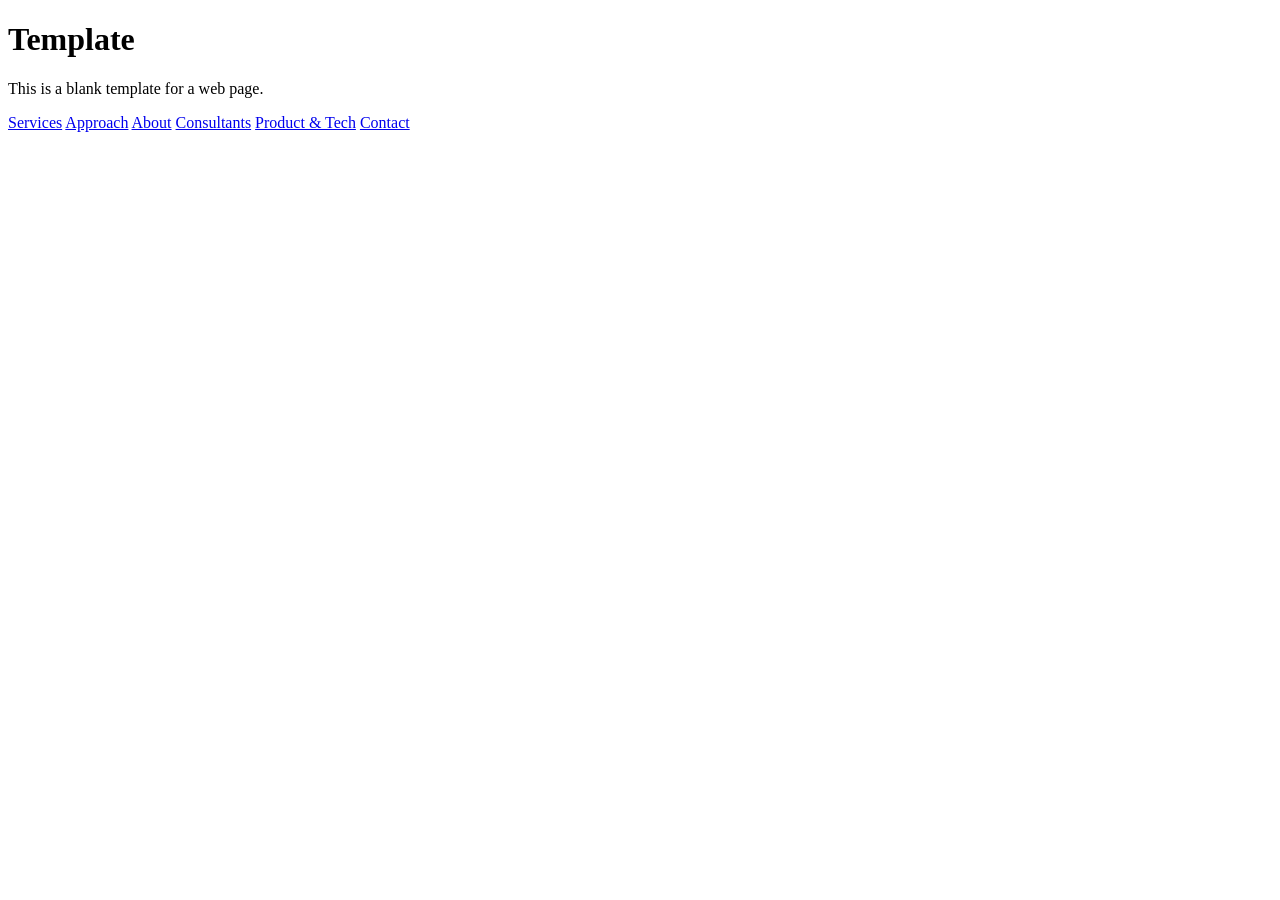
<file: dev/product-tech/index.html>
<!--
  index.html
  Author: _____
  Contact: _____
-->
<!DOCTYPE html>
<html>
<head>

</head>
<body>

  <h1>Template</h1>
  
  <p>This is a blank template for a web page.</p>
  <div class="navlinks" id="links">
<a href="../index.html#services">Services</a>
<a href="../index.html#approach">Approach</a>
<a href="../index.html#about">About</a>
<a href="../consultants/index.html">Consultants</a>
<a aria-current="page" href="./">Product & Tech</a>
<a href="../index.html#contact">Contact</a>
</div>
  
</body>
</html>
</file>
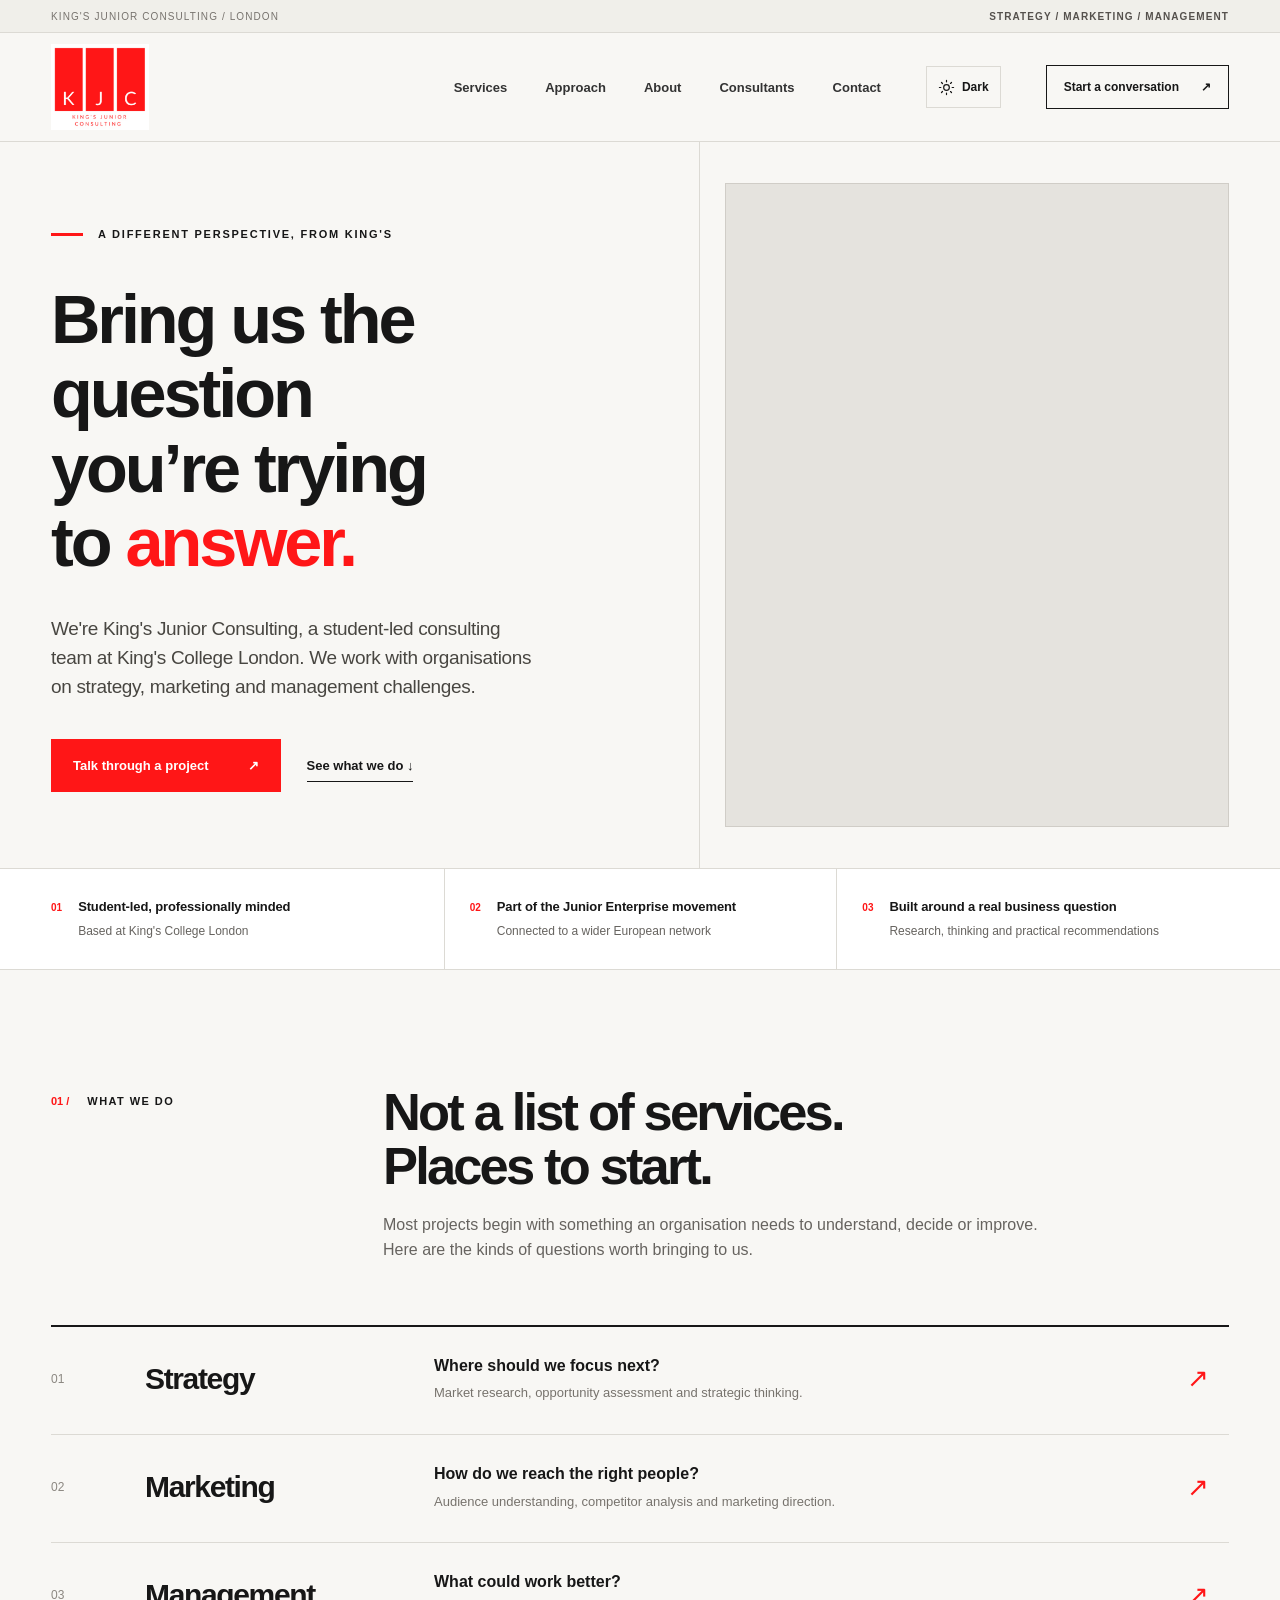
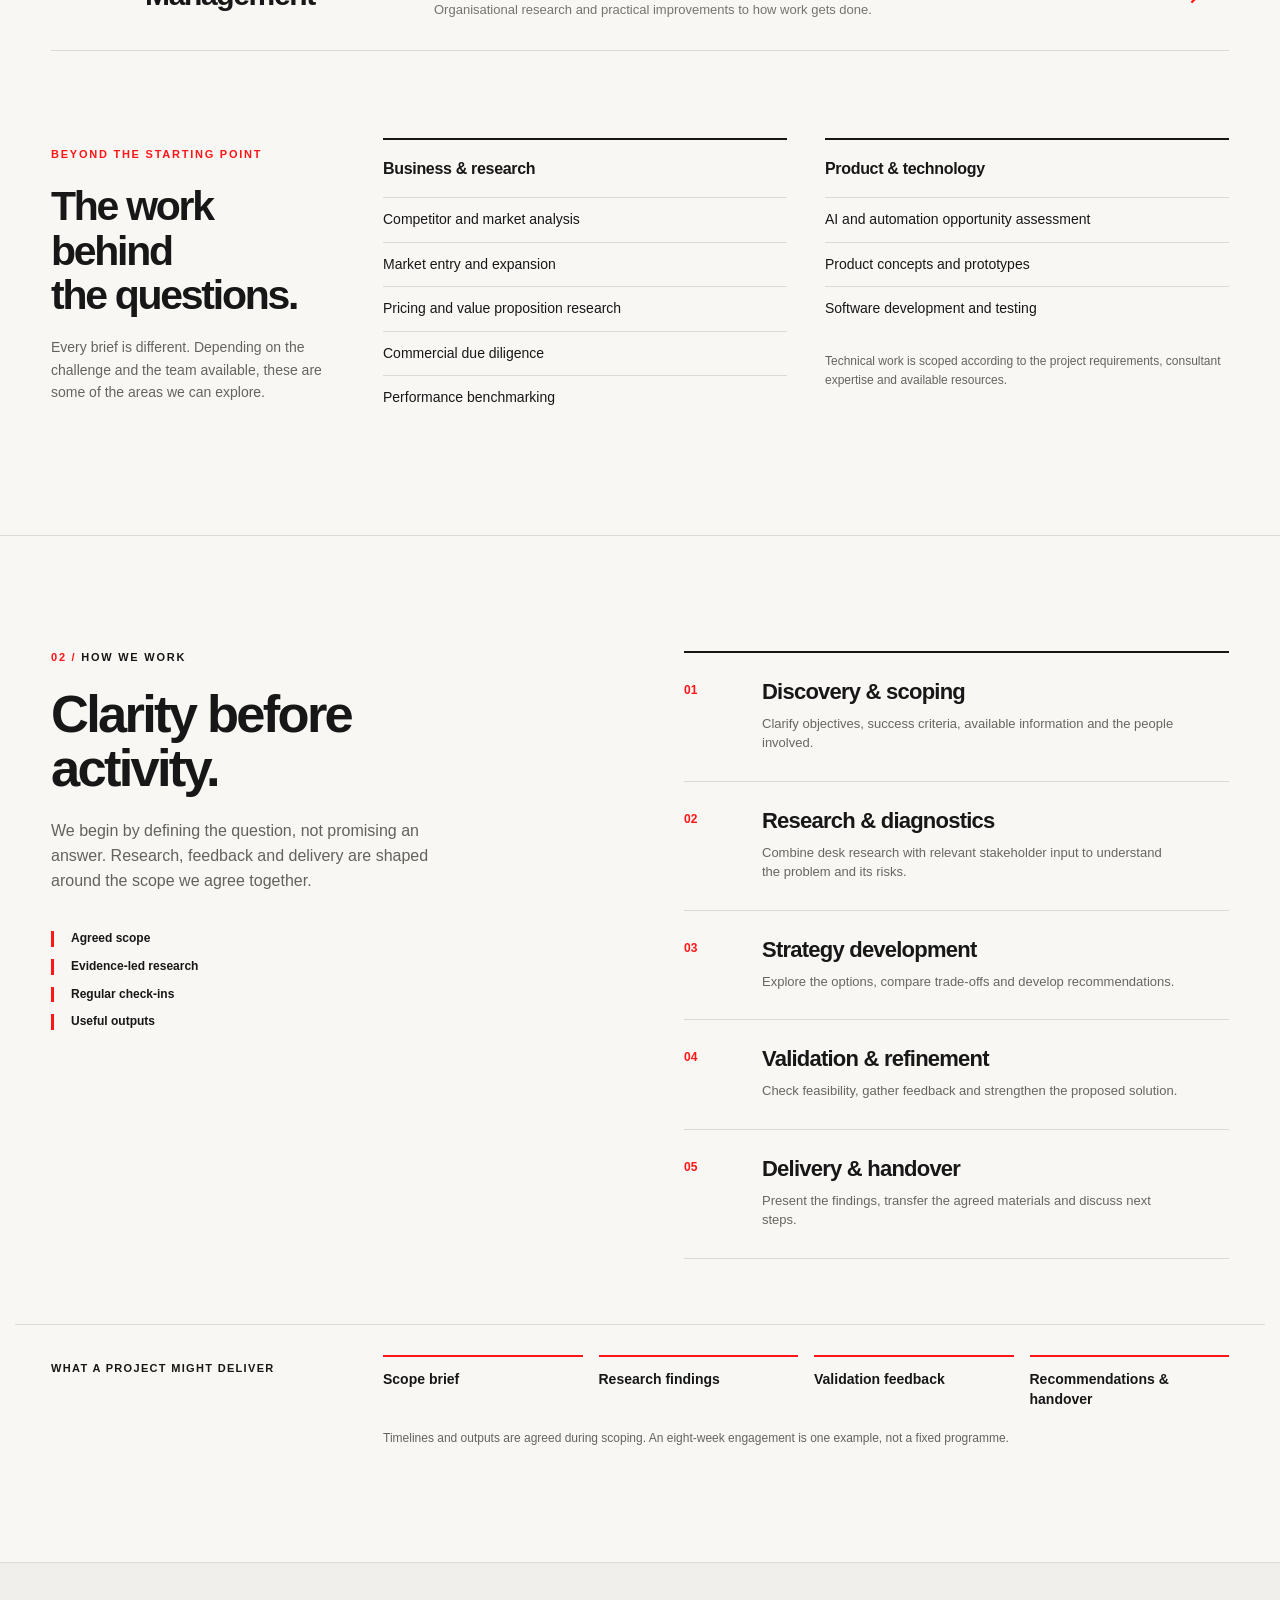
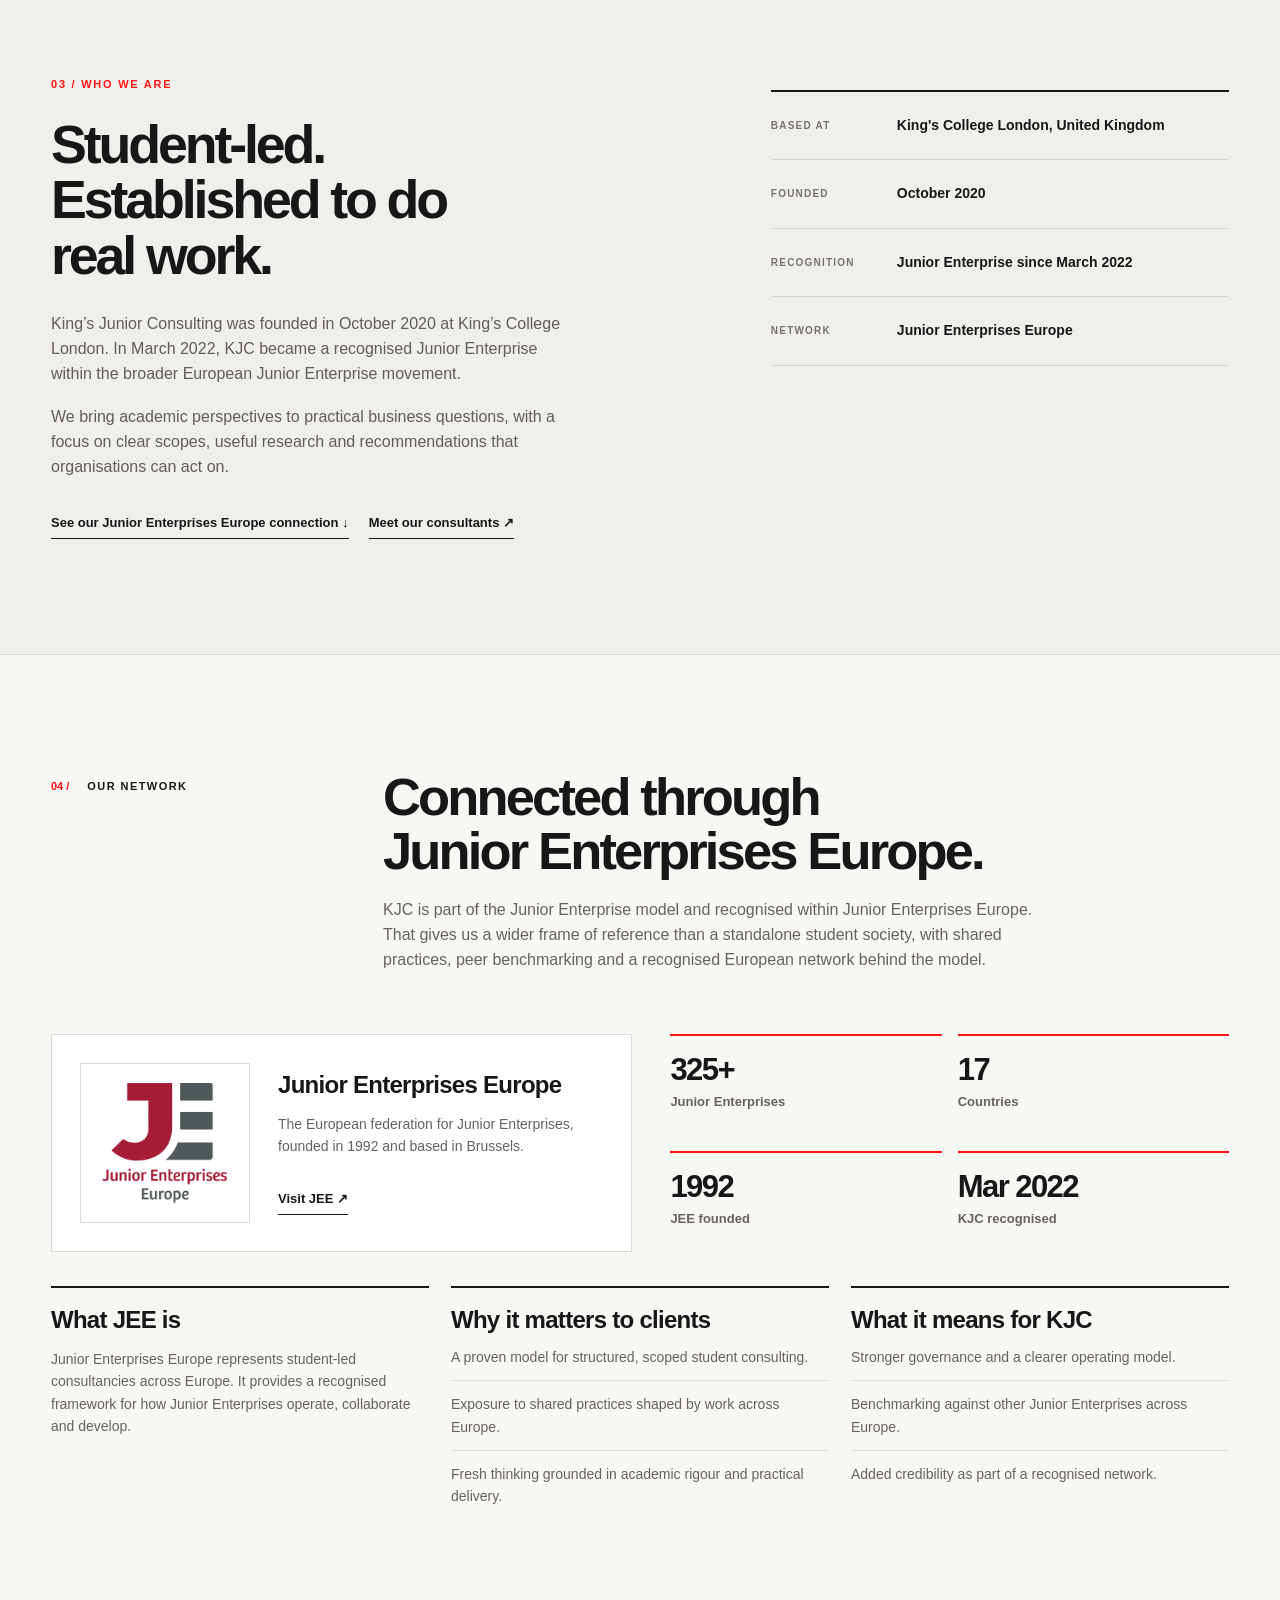
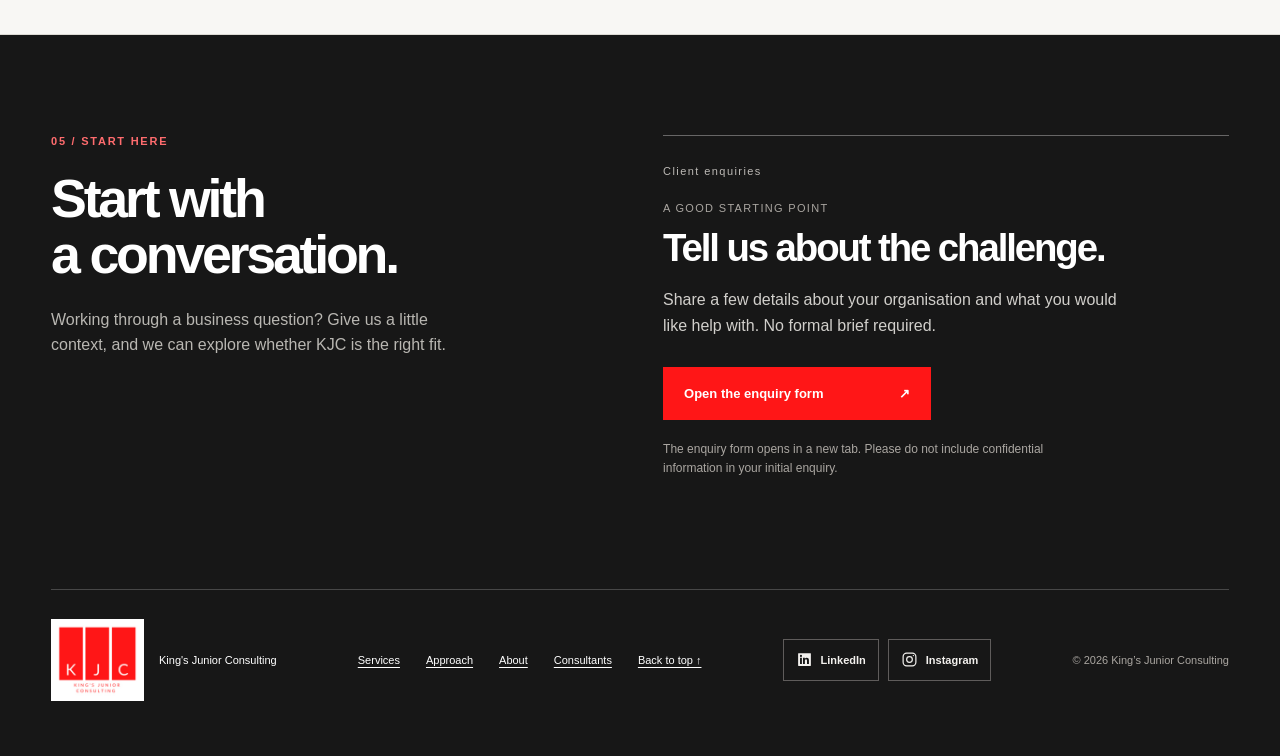
<file: KJC_Website_Source/dev/index.html>
<!--
  index.html
  Author: Abhinav Jayaraj
  Contact: jayarajabhinav@gmail.com
-->
<!DOCTYPE html>

<html data-theme="light" lang="en">
<head>
<meta charset="utf-8"/>
<meta content="width=device-width, initial-scale=1" name="viewport"/>
<meta content="King's Junior Consulting (KJC) is a student-led Junior Enterprise at King's College London supporting organisations with strategy, marketing, management and scoped product research." name="description"/>
<meta content="noindex, nofollow" name="robots"/>
<meta content="#f8f7f4" name="theme-color"/>
<meta content="website" property="og:type"/>
<meta content="en_GB" property="og:locale"/>
<meta content="King's Junior Consulting" property="og:site_name"/>
<meta content="King's Junior Consulting | Strategy, Marketing &amp; Management" property="og:title"/>
<meta content="Student-led consulting across strategy, business research and practical problem-solving at King's College London." property="og:description"/>
<meta content="summary" name="twitter:card"/>
<meta content="King's Junior Consulting" name="twitter:title"/>
<meta content="Student-led consulting at King's College London across strategy, marketing and management." name="twitter:description"/>
<link href="assets/favicon.png" rel="icon" type="image/png"/>
<script>
   try { if (localStorage.getItem("kjc-theme") === "dark") document.documentElement.dataset.theme = "dark"; } catch {}
  </script>
<script type="application/ld+json">
   {"@context":"https://schema.org","@type":"Organization","name":"King's Junior Consulting","alternateName":"KJC","url":"https://www.kingsjuniorconsulting.com/","description":"Student-led Junior Enterprise at King's College London offering strategy, marketing and management consulting.","foundingDate":"2020-10","sameAs":["https://www.linkedin.com/company/king-s-junior-consulting/","https://www.instagram.com/kingsjuniorconsulting/"],"areaServed":{"@type":"Place","name":"London, United Kingdom"},"memberOf":{"@type":"Organization","name":"Junior Enterprises Europe","url":"https://juniorenterprises.eu/"},"knowsAbout":["Strategy consulting","Marketing consulting","Management consulting","Market research","Product research"]}
  </script>
<title>
   King's Junior Consulting | Strategy, Marketing &amp; Management
  </title>
<link href="styles.css" rel="stylesheet"/>
</head>
<body>
<a class="sr-only" href="#main">
   Skip to content
  </a>
<div class="topline">
<div class="inner">
<span>
     King's Junior Consulting / London
    </span>
<span>
     Strategy / Marketing / Management
    </span>
</div>
</div>
<header class="header">
<nav aria-label="Main navigation" class="inner nav" id="nav">
<a aria-label="King’s Junior Consulting — homepage" class="brand" href="#top">
<img alt="KJC — King’s Junior Consulting" class="brand-logo" height="82" src="assets/kjc-logo.png" width="94"/>
</a>
<div class="navlinks" id="links">
<a href="#services">Services</a>
<a href="#approach">Approach</a>
<a href="#about">About</a>
<a href="consultants/">Consultants</a><a href="#contact">
      Contact
     </a>
</div>
<button aria-label="Switch to dark mode" aria-pressed="false" class="theme-toggle" id="theme-toggle" title="Switch theme" type="button">
<svg aria-hidden="true" class="theme-sun" fill="none" stroke="currentColor" stroke-linecap="round" stroke-width="1.7" viewbox="0 0 24 24">
<circle cx="12" cy="12" r="4">
</circle>
<path d="M12 2v2m0 16v2M4.93 4.93l1.42 1.42m11.32 11.32 1.4 1.4M2 12h2m16 0h2M4.93 19.07l1.42-1.42m11.32-11.32 1.4-1.4">
</path>
</svg>
<svg aria-hidden="true" class="theme-moon" fill="none" stroke="currentColor" stroke-linejoin="round" stroke-width="1.7" viewbox="0 0 24 24">
<path d="M20.8 13.1A9 9 0 0 1 10.9 3.2a9 9 0 1 0 9.9 9.9Z">
</path>
</svg>
<span class="theme-label">
      Dark
     </span>
</button>
<a class="nav-cta" data-kjc-form="" href="#contact">
     Start a conversation
     <span aria-hidden="true">
      ↗
     </span>
</a>
<button aria-controls="links" aria-expanded="false" class="mobile-toggle" id="menu" type="button">
     Menu +
    </button>
</nav>
</header>
<main id="main">
<section class="hero" id="top">
<div class="inner hero-grid">
<div class="hero-copy">
<div class="kick">
<span class="kick-line">
</span>
<span class="eyebrow">
        A different perspective, from King's
       </span>
</div>
<h1>
     Bring us the question you’re trying to <em>answer.</em>
</h1>
<p class="hero-lead">
       We're King's Junior Consulting, a student-led consulting team at King's College London. We work with organisations on strategy, marketing and management challenges.
      </p>
<div class="hero-actions">
<a class="primary" data-kjc-form="" href="#contact">
        Talk through a project
        <span aria-hidden="true">
         ↗
        </span>
</a>
<a class="textlink" href="#services">
        See what we do
        <span aria-hidden="true">
         ↓
        </span>
</a>
</div>
</div>
<div class="hero-aside">
<div aria-label="Photography space" class="photo" role="img">
</div>
</div>
</div>
</section>
<section aria-label="At a glance" class="cred">
<div class="inner cred-grid">
<div class="cred-item">
<span class="cred-num">
       01
      </span>
<div>
<span class="cred-title">
        Student-led, professionally minded
       </span>
<span class="cred-text">
        Based at King's College London
       </span>
</div>
</div>
<div class="cred-item">
<span class="cred-num">
       02
      </span>
<div>
<span class="cred-title">
        Part of the Junior Enterprise movement
       </span>
<span class="cred-text">
        Connected to a wider European network
       </span>
</div>
</div>
<div class="cred-item">
<span class="cred-num">
       03
      </span>
<div>
<span class="cred-title">
        Built around a real business question
       </span>
<span class="cred-text">
        Research, thinking and practical recommendations
       </span>
</div>
</div>
</div>
</section>
<section class="section" id="services">
<div class="inner">
<div class="section-header">
<div class="sect-id">
<span>
        01 /
       </span>
<strong>
        What we do
       </strong>
</div>
<div>
<h2>
        Not a list of services.
        <br/>
        Places to start.
       </h2>
<p class="section-desc">
        Most projects begin with something an organisation needs to understand, decide or improve. Here are the kinds of questions worth bringing to us.
       </p>
</div>
</div>
<div class="services">
<div class="service-row">
<div class="service-n">
        01
       </div>
<div class="service-name">
        Strategy
       </div>
<div class="service-detail">
<span class="service-question">
         Where should we focus next?
        </span>
<span class="service-description">
         Market research, opportunity assessment and strategic thinking.
        </span>
</div>
<a aria-label="Discuss a strategy challenge" class="service-arrow" href="#contact">
        ↗
       </a>
</div>
<div class="service-row">
<div class="service-n">
        02
       </div>
<div class="service-name">
        Marketing
       </div>
<div class="service-detail">
<span class="service-question">
         How do we reach the right people?
        </span>
<span class="service-description">
         Audience understanding, competitor analysis and marketing direction.
        </span>
</div>
<a aria-label="Discuss a marketing challenge" class="service-arrow" href="#contact">
        ↗
       </a>
</div>
<div class="service-row">
<div class="service-n">
        03
       </div>
<div class="service-name">
        Management
       </div>
<div class="service-detail">
<span class="service-question">
         What could work better?
        </span>
<span class="service-description">
         Organisational research and practical improvements to how work gets done.
        </span>
</div>
<a aria-label="Discuss a management challenge" class="service-arrow" href="#contact">
        ↗
       </a>
</div>
</div>
<div aria-labelledby="capabilities-title" class="capabilities">
<div class="capabilities-intro">
<span class="eyebrow">
        Beyond the starting point
       </span>
<h3 id="capabilities-title">
        The work behind
        <br/>
        the questions.
       </h3>
<p>
        Every brief is different. Depending on the challenge and the team available, these are some of the areas we can explore.
       </p>
</div>
<div class="capability-groups">
<div class="capability-group">
<h4>
         Business &amp; research
        </h4>
<ul>
<li>
          Competitor and market analysis
         </li>
<li>
          Market entry and expansion
         </li>
<li>
          Pricing and value proposition research
         </li>
<li>
          Commercial due diligence
         </li>
<li>
          Performance benchmarking
         </li>
</ul>
</div>
<div class="capability-group">
<h4>
         Product &amp; technology
        </h4>
<ul>
<li>
          AI and automation opportunity assessment
         </li>
<li>
          Product concepts and prototypes
         </li>
<li>
          Software development and testing
         </li>
</ul>
<p class="capability-note">
         Technical work is scoped according to the project requirements, consultant expertise and available resources.
        </p>
</div>
</div>
</div>
</div>
</section>
<section class="section" id="approach">
<div class="inner process-wrap">
<div class="process-intro">
<div class="eyebrow">
<span class="section-index">
        02 /
       </span>
       How we work
      </div>
<h2>
       Clarity before
       <br/>
       activity.
      </h2>
<p>
       We begin by defining the question, not promising an answer. Research, feedback and delivery are shaped around the scope we agree together.
      </p>
<div class="process-principles">
<span>
        Agreed scope
       </span>
<span>
        Evidence-led research
       </span>
<span>
        Regular check-ins
       </span>
<span>
        Useful outputs
       </span>
</div>
</div>
<div class="process-steps">
<div class="step">
<span>
        01
       </span>
<div>
<h3>
         Discovery &amp; scoping
        </h3>
<p>
         Clarify objectives, success criteria, available information and the people involved.
        </p>
</div>
</div>
<div class="step">
<span>
        02
       </span>
<div>
<h3>
         Research &amp; diagnostics
        </h3>
<p>
         Combine desk research with relevant stakeholder input to understand the problem and its risks.
        </p>
</div>
</div>
<div class="step">
<span>
        03
       </span>
<div>
<h3>
         Strategy development
        </h3>
<p>
         Explore the options, compare trade-offs and develop recommendations.
        </p>
</div>
</div>
<div class="step">
<span>
        04
       </span>
<div>
<h3>
         Validation &amp; refinement
        </h3>
<p>
         Check feasibility, gather feedback and strengthen the proposed solution.
        </p>
</div>
</div>
<div class="step">
<span>
        05
       </span>
<div>
<h3>
         Delivery &amp; handover
        </h3>
<p>
         Present the findings, transfer the agreed materials and discuss next steps.
        </p>
</div>
</div>
</div>
</div>
<div class="inner deliverables">
<div class="deliverables-label">
      What a project might deliver
     </div>
<div class="deliverables-content">
<span>
       Scope brief
      </span>
<span>
       Research findings
      </span>
<span>
       Validation feedback
      </span>
<span>
       Recommendations &amp; handover
      </span>
</div>
<p>
      Timelines and outputs are agreed during scoping. An eight-week engagement is one example, not a fixed programme.
     </p>
</div>
</section>
<section class="section about" id="about">
<div class="inner about-grid">
<div>
<div class="eyebrow">
       03 / Who we are
      </div>
<h2>
       Student-led.
       <br/>
        Established to do
        <br/>
         real work.
        
       
      </h2>
<p>
       King’s Junior Consulting was founded in October 2020 at King’s College London. In March 2022, KJC became a recognised Junior Enterprise within the broader European Junior Enterprise movement.
      </p>
<p>
       We bring academic perspectives to practical business questions, with a focus on clear scopes, useful research and recommendations that organisations can act on.
      </p>
<a class="textlink" href="#network">
       See our Junior Enterprises Europe connection ↓
      </a><a class="textlink consultants-link" href="consultants/">Meet our consultants ↗</a>
</div>
<div class="about-info">
<div class="about-info-item">
<strong>
        Based at
       </strong>
<span>
        King's College London, United Kingdom
       </span>
</div>
<div class="about-info-item">
<strong>
        Founded
       </strong>
<span>
        October 2020
       </span>
</div>
<div class="about-info-item">
<strong>
        Recognition
       </strong>
<span>
        Junior Enterprise since March 2022
       </span>
</div>
<div class="about-info-item">
<strong>
        Network
       </strong>
<span>
        Junior Enterprises Europe
       </span>
</div>
</div>
</div>
</section>
<section class="section network" id="network">
<div class="inner">
<div class="section-header">
<div class="sect-id">
<span>
        04 /
       </span>
<strong>
        Our network
       </strong>
</div>
<div>
<h2>
        Connected through
        <br/>
        Junior Enterprises Europe.
       </h2>
<p class="section-desc">
        KJC is part of the Junior Enterprise model and recognised within Junior Enterprises Europe. That gives us a wider frame of reference than a standalone student society, with shared practices, peer benchmarking and a recognised European network behind the model.
       </p>
</div>
</div>
<div class="network-top">
<div class="network-brand-card">
<div class="network-logo-box">
<img alt="Junior Enterprises Europe" class="network-logo" height="160" src="assets/jee-logo.png" width="187"/>
</div>
<div class="network-brand-copy">
<h3>
         Junior Enterprises Europe
        </h3>
<p>
         The European federation for Junior Enterprises, founded in 1992 and based in Brussels.
        </p>
<a class="textlink" href="https://juniorenterprises.eu/" rel="noopener noreferrer" target="_blank">
         Visit JEE ↗
        </a>
</div>
</div>
<div aria-label="Junior Enterprises Europe network statistics" class="network-stats">
<div class="network-stat">
<strong>
         325+
        </strong>
<span>
         Junior Enterprises
        </span>
</div>
<div class="network-stat">
<strong>
         17
        </strong>
<span>
         Countries
        </span>
</div>
<div class="network-stat">
<strong>
         1992
        </strong>
<span>
         JEE founded
        </span>
</div>
<div class="network-stat">
<strong>
         Mar 2022
        </strong>
<span>
         KJC recognised
        </span>
</div>
</div>
</div>
<div class="network-columns">
<article class="network-card">
<h3>
        What JEE is
       </h3>
<p>
        Junior Enterprises Europe represents student-led consultancies across Europe. It provides a recognised framework for how Junior Enterprises operate, collaborate and develop.
       </p>
</article>
<article class="network-card">
<h3>
        Why it matters to clients
       </h3>
<ul>
<li>
         A proven model for structured, scoped student consulting.
        </li>
<li>
         Exposure to shared practices shaped by work across Europe.
        </li>
<li>
         Fresh thinking grounded in academic rigour and practical delivery.
        </li>
</ul>
</article>
<article class="network-card">
<h3>
        What it means for KJC
       </h3>
<ul>
<li>
         Stronger governance and a clearer operating model.
        </li>
<li>
         Benchmarking against other Junior Enterprises across Europe.
        </li>
<li>
         Added credibility as part of a recognised network.
        </li>
</ul>
</article>
</div>
</div>
</section>
<section class="contact" id="contact">
<div class="inner">
<div class="contact-grid">
<div>
<div class="eyebrow">
        05 / Start here
       </div>
<h2>
        Start with
        <br/>
        a conversation.
       </h2>
<p>
        Working through a business question? Give us a little context, and we can explore whether KJC is the right fit.
       </p>
</div>
<div class="contact-form contact-form-link">
<div class="form-caption">
        Client enquiries
       </div>
<div class="intake-kicker">
        A good starting point
       </div>
<h3>
        Tell us about the challenge.
       </h3>
<p class="intake-description">
        Share a few details about your organisation and what you would like help with. No formal brief required.
       </p>
<a aria-describedby="form-privacy" class="form-open" data-kjc-form="" href="#contact">
        Open the enquiry form
        <span aria-hidden="true">
         ↗
        </span>
</a>
<div class="form-footnote" id="form-privacy">
        The enquiry form opens in a new tab. Please do not include confidential information in your initial enquiry.
       </div>
<div aria-live="polite" class="form-link-status" id="form-link-status" role="status">
</div>
</div>
</div>
<footer class="footer">
<a aria-label="King's Junior Consulting — back to top" class="footer-brand" href="#top">
<span class="footer-logo-wrap">
<img alt="KJC — King's Junior Consulting" class="footer-logo" height="311" src="assets/kjc-logo.png" width="356"/>
</span>
<span class="footer-brand-text">
        King's Junior Consulting
       </span>
</a>
<nav aria-label="Footer navigation" class="footer-links">
<a href="#services">
        Services
       </a>
<a href="#approach">
        Approach
       </a>
<a href="#about">
        About
       </a>
<a href="consultants/">Consultants</a><a href="#top">
        Back to top ↑
       </a>
</nav>
<nav aria-label="Social media" class="footer-social">
<a aria-label="King's Junior Consulting on LinkedIn (opens in a new tab)" class="social-link" href="https://www.linkedin.com/company/king-s-junior-consulting/" rel="noopener noreferrer" target="_blank">
<svg aria-hidden="true" fill="currentColor" viewbox="0 0 24 24">
<path d="M20.4 3H3.6A.6.6 0 0 0 3 3.6v16.8c0 .33.27.6.6.6h16.8a.6.6 0 0 0 .6-.6V3.6a.6.6 0 0 0-.6-.6ZM8.34 18.2H5.67V9.63h2.67v8.57ZM7 8.45a1.55 1.55 0 1 1 0-3.1 1.55 1.55 0 0 1 0 3.1Zm11.2 9.75h-2.67v-4.16c0-.99-.02-2.26-1.38-2.26-1.38 0-1.6 1.08-1.6 2.19v4.23H9.9V9.63h2.57v1.17h.04a2.83 2.83 0 0 1 2.54-1.4c2.72 0 3.22 1.79 3.22 4.12v4.68Z">
</path>
</svg>
<span>
         LinkedIn
        </span>
</a>
<a aria-label="King's Junior Consulting on Instagram (opens in a new tab)" class="social-link" href="https://www.instagram.com/kingsjuniorconsulting/" rel="noopener noreferrer" target="_blank">
<svg aria-hidden="true" fill="none" stroke="currentColor" stroke-width="1.7" viewbox="0 0 24 24">
<rect height="18" rx="5" width="18" x="3" y="3">
</rect>
<circle cx="12" cy="12" r="4">
</circle>
<circle cx="17.5" cy="6.5" fill="currentColor" r="1" stroke="none">
</circle>
</svg>
<span>
         Instagram
        </span>
</a>
</nav>
<span class="footer-copyright">
       © 2026 King’s Junior Consulting
      </span>
</footer>
</div>
</section>
</main>
<script defer="" src="script.js">
</script>
</body>
</html>
</file>
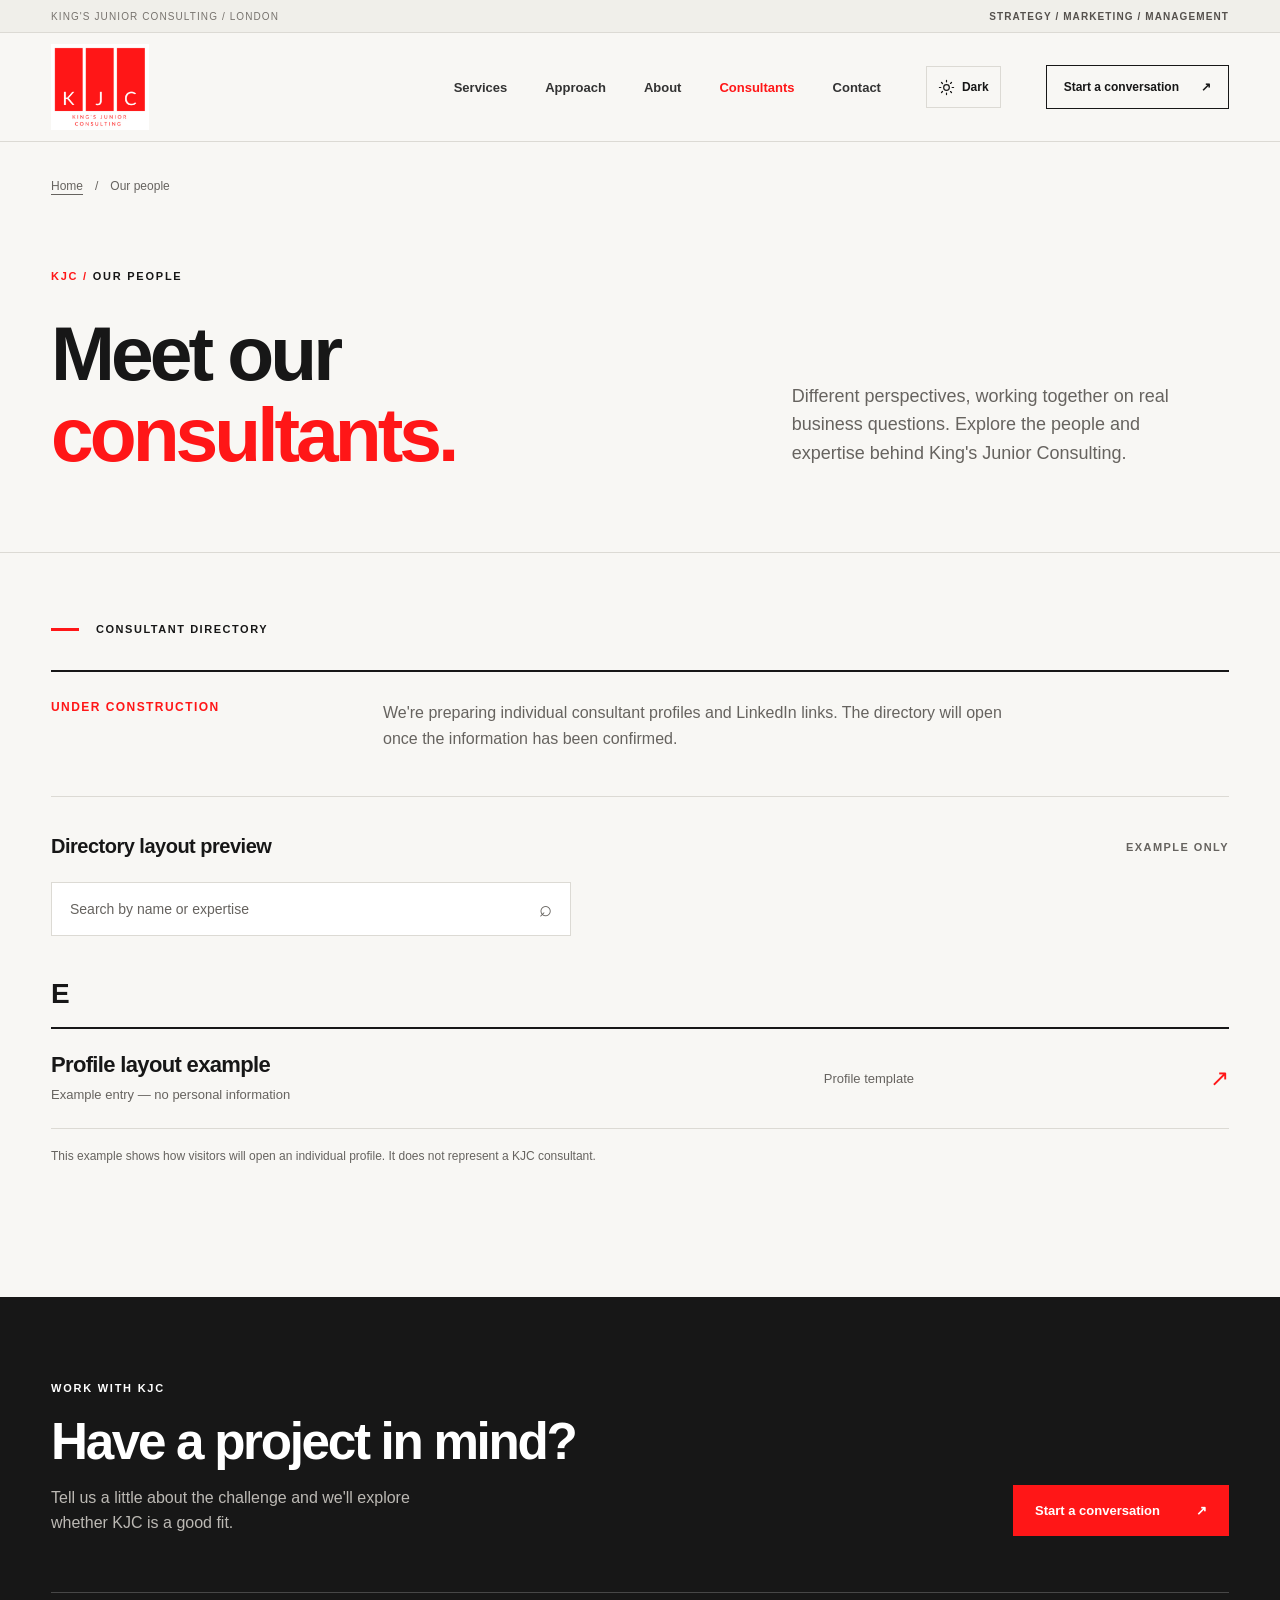
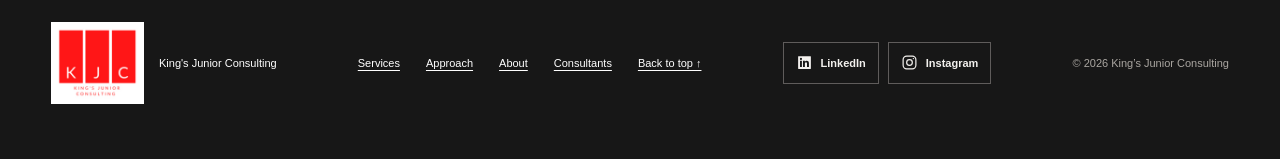
<file: KJC_Website_Source/dev/consultants/index.html>
<!--
  index.html
  Author: Abhinav Jayaraj
  Contact: jayarajabhinav@gmail.com
-->
<!DOCTYPE html>

<html data-theme="light" lang="en">
<head>
<meta charset="utf-8"/>
<meta content="width=device-width, initial-scale=1" name="viewport"/>
<meta content="Meet the consultants behind King's Junior Consulting. Consultant profiles and LinkedIn links will be published here soon." name="description"/>
<meta content="noindex, nofollow" name="robots"/>
<meta content="#f8f7f4" name="theme-color"/>
<meta content="website" property="og:type"/>
<meta content="King's Junior Consulting" property="og:site_name"/>
<meta content="Our Consultants | King's Junior Consulting" property="og:title"/>
<meta content="Meet the people behind King's Junior Consulting. Our consultant directory is being prepared." property="og:description"/>
<title>Our Consultants | King's Junior Consulting</title>
<link href="../assets/favicon.png" rel="icon" type="image/png"/>
<link href="../styles.css" rel="stylesheet"/>
<link href="consultants.css" rel="stylesheet"/>
<script>
    try {
      if (localStorage.getItem('kjc-theme') === 'dark') {
        document.documentElement.dataset.theme = 'dark';
      }
    } catch {}
  </script>
</head>
<body>
<a class="sr-only" href="#main">Skip to content</a>
<div class="topline">
<div class="inner">
<span>
     King's Junior Consulting / London
    </span>
<span>
     Strategy / Marketing / Management
    </span>
</div>
</div>
<header class="header">
<nav aria-label="Main navigation" class="inner nav" id="nav">
<a aria-label="King's Junior Consulting — homepage" class="brand" href="../index.html#top">
<img alt="KJC — King’s Junior Consulting" class="brand-logo" height="82" src="../assets/kjc-logo.png" width="94"/>
</a>
<div class="navlinks" id="links">
<a href="../index.html#services">Services</a>
<a href="../index.html#approach">Approach</a>
<a href="../index.html#about">About</a>
<a aria-current="page" href="./">Consultants</a><a href="../index.html#contact">
      Contact
     </a>
</div>
<button aria-label="Switch to dark mode" aria-pressed="false" class="theme-toggle" id="theme-toggle" title="Switch theme" type="button">
<svg aria-hidden="true" class="theme-sun" fill="none" stroke="currentColor" stroke-linecap="round" stroke-width="1.7" viewbox="0 0 24 24">
<circle cx="12" cy="12" r="4">
</circle>
<path d="M12 2v2m0 16v2M4.93 4.93l1.42 1.42m11.32 11.32 1.4 1.4M2 12h2m16 0h2M4.93 19.07l1.42-1.42m11.32-11.32 1.4-1.4">
</path>
</svg>
<svg aria-hidden="true" class="theme-moon" fill="none" stroke="currentColor" stroke-linejoin="round" stroke-width="1.7" viewbox="0 0 24 24">
<path d="M20.8 13.1A9 9 0 0 1 10.9 3.2a9 9 0 1 0 9.9 9.9Z">
</path>
</svg>
<span class="theme-label">
      Dark
     </span>
</button>
<a class="nav-cta" href="../index.html#contact">
     Start a conversation
     <span aria-hidden="true">
      ↗
     </span>
</a>
<button aria-controls="links" aria-expanded="false" class="mobile-toggle" id="menu" type="button">
     Menu +
    </button>
</nav>
</header>
<main id="main">

<section aria-labelledby="consultants-title" class="consultants-intro">
<div class="inner directory-heading">
<nav aria-label="Breadcrumb" class="breadcrumbs"><a href="../index.html">Home</a><span aria-hidden="true">/</span><span aria-current="page">Our people</span></nav>
<div class="directory-intro-grid">
<div>
<div class="eyebrow"><span class="section-index">KJC /</span> OUR PEOPLE</div>
<h1 id="consultants-title">Meet our <em>consultants.</em></h1>
</div>
<div class="directory-intro-copy"><p>Different perspectives, working together on real business questions. Explore the people and expertise behind King's Junior Consulting.</p></div>
</div>
</div>
</section>

<section aria-labelledby="directory-title" class="consultants-body">
<div class="inner">
<div class="directory-caption" id="directory-title"><span class="caption-rule"></span>CONSULTANT DIRECTORY</div>
<div class="consultants-status" id="consultants-status">
<div class="construction-note"><span>Under construction</span><p>We're preparing individual consultant profiles and LinkedIn links. The directory will open once the information has been confirmed.</p></div>
<div class="example-directory">
<div class="example-label">Directory layout preview <span>Example only</span></div>
<div aria-hidden="true" class="example-search"><span>Search by name or expertise</span><span>⌕</span></div>
<div class="letter-heading">E</div>
<a aria-label="Open the example consultant profile page" class="person-row" href="profile-example/">
<div class="person-summary"><strong>Profile layout example</strong><span>Example entry — no personal information</span></div>
<span class="person-area">Profile template</span><span aria-hidden="true" class="row-arrow">↗</span>
</a>
<p class="example-hint">This example shows how visitors will open an individual profile. It does not represent a KJC consultant.</p>
</div>
</div>
<div class="consultant-directory" hidden="" id="consultants-directory">
<div class="directory-toolbar">
<div class="directory-input"><label for="consultant-search">Find a consultant</label><input autocomplete="off" id="consultant-search" placeholder="Search by name or expertise" type="search"/></div>
<div class="directory-input directory-select"><label for="consultant-focus">Area of expertise</label><select id="consultant-focus"><option value="">All areas</option></select></div><div class="directory-input directory-status"><label for="consultant-status">Membership</label><select id="consultant-status"><option value="active">Current consultants</option><option value="former">Former consultants</option><option value="">Everyone</option></select></div>
</div>
<p aria-live="polite" class="directory-results-count" id="consultants-count" role="status"></p>
<div class="directory-list" id="consultants-list"></div>
<p class="directory-empty" hidden="" id="consultants-empty">No matching consultants. Try another name or area of expertise.</p>
</div>
</div>
</section>
<section aria-label="Project enquiries" class="consultants-contact">
<div class="inner consultants-contact-grid">
<div>
<div class="eyebrow">WORK WITH KJC</div>
<h2>Have a project in mind?</h2>
<p>Tell us a little about the challenge and we'll explore whether KJC is a good fit.</p>
</div>
<a class="consultants-contact-link" href="../index.html#contact">Start a conversation <span aria-hidden="true">↗</span></a>
</div>
<div class="inner"><footer class="footer">
<a aria-label="King's Junior Consulting — homepage" class="footer-brand" href="../index.html#top">
<span class="footer-logo-wrap">
<img alt="KJC — King's Junior Consulting" class="footer-logo" height="311" src="../assets/kjc-logo.png" width="356"/>
</span>
<span class="footer-brand-text">
        King's Junior Consulting
       </span>
</a>
<nav aria-label="Footer navigation" class="footer-links">
<a href="../index.html#services">
        Services
       </a>
<a href="../index.html#approach">
        Approach
       </a>
<a href="../index.html#about">
        About
       </a>
<a href="./">Consultants</a><a href="../index.html#top">
        Back to top ↑
       </a>
</nav>
<nav aria-label="Social media" class="footer-social">
<a aria-label="King's Junior Consulting on LinkedIn (opens in a new tab)" class="social-link" href="https://www.linkedin.com/company/king-s-junior-consulting/" rel="noopener noreferrer" target="_blank">
<svg aria-hidden="true" fill="currentColor" viewbox="0 0 24 24">
<path d="M20.4 3H3.6A.6.6 0 0 0 3 3.6v16.8c0 .33.27.6.6.6h16.8a.6.6 0 0 0 .6-.6V3.6a.6.6 0 0 0-.6-.6ZM8.34 18.2H5.67V9.63h2.67v8.57ZM7 8.45a1.55 1.55 0 1 1 0-3.1 1.55 1.55 0 0 1 0 3.1Zm11.2 9.75h-2.67v-4.16c0-.99-.02-2.26-1.38-2.26-1.38 0-1.6 1.08-1.6 2.19v4.23H9.9V9.63h2.57v1.17h.04a2.83 2.83 0 0 1 2.54-1.4c2.72 0 3.22 1.79 3.22 4.12v4.68Z">
</path>
</svg>
<span>
         LinkedIn
        </span>
</a>
<a aria-label="King's Junior Consulting on Instagram (opens in a new tab)" class="social-link" href="https://www.instagram.com/kingsjuniorconsulting/" rel="noopener noreferrer" target="_blank">
<svg aria-hidden="true" fill="none" stroke="currentColor" stroke-width="1.7" viewbox="0 0 24 24">
<rect height="18" rx="5" width="18" x="3" y="3">
</rect>
<circle cx="12" cy="12" r="4">
</circle>
<circle cx="17.5" cy="6.5" fill="currentColor" r="1" stroke="none">
</circle>
</svg>
<span>
         Instagram
        </span>
</a>
</nav>
<span class="footer-copyright">
       © 2026 King’s Junior Consulting
      </span>
</footer></div>
</section>
</main><script defer="" src="data.js"></script><script defer="" src="directory.js"></script>
<script defer="" src="../script.js"></script>


</body>
</html>
</file>
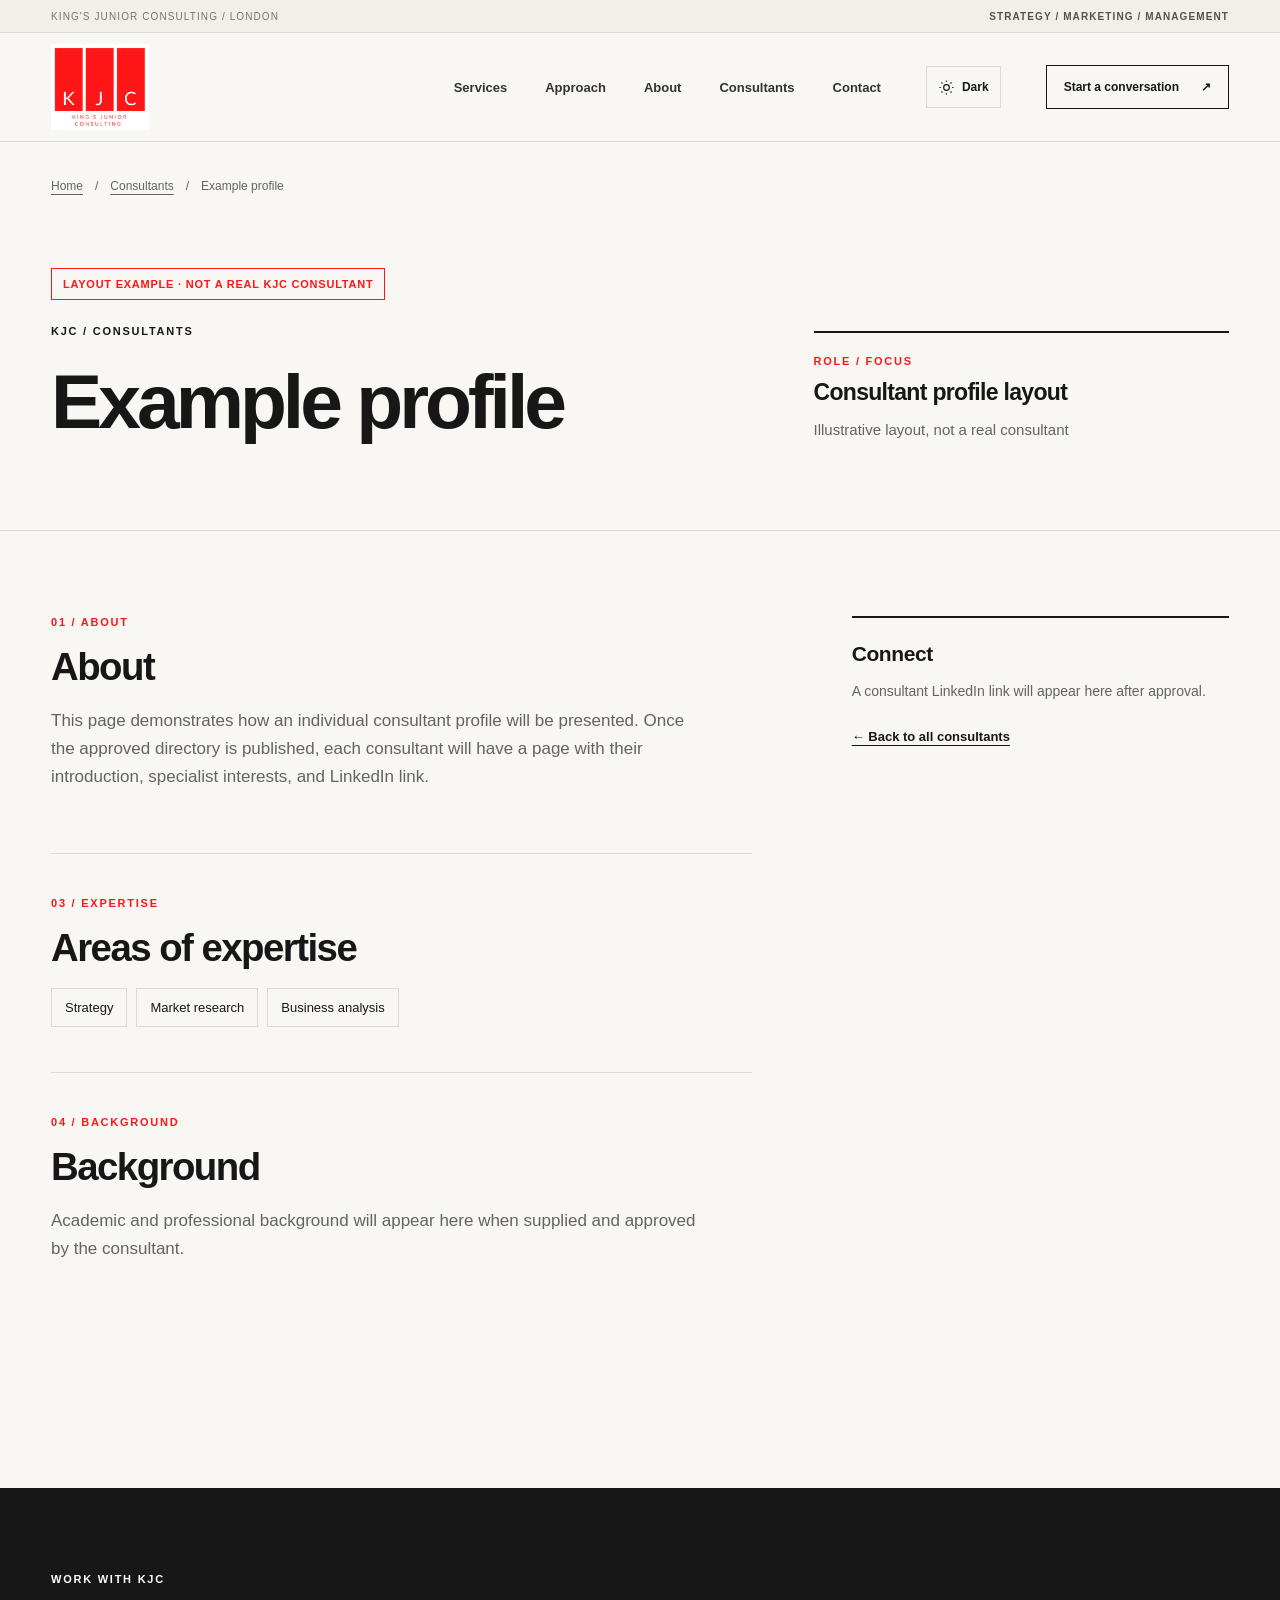
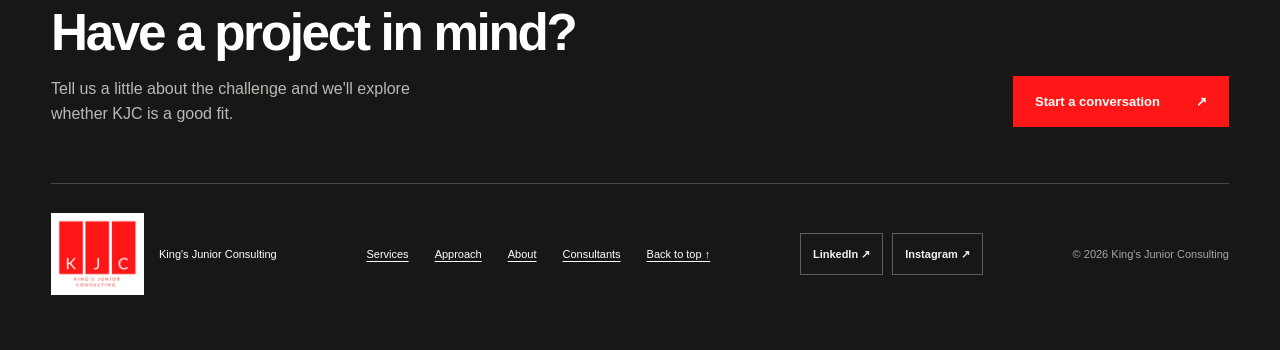
<file: KJC_Website_Source/dev/consultants/profile-example/index.html>
<!--
  profile.template.html
  Author: Abhinav Jayaraj
  Contact: jayarajabhinav@gmail.com
-->
<!doctype html>
<html lang="en" data-theme="light">
<head>
  <meta charset="utf-8">
  <meta name="viewport" content="width=device-width, initial-scale=1">
  <meta name="robots" content="noindex, nofollow">
  <meta name="theme-color" content="#f8f7f4">
  <meta name="description" content="Example profile — Consultant profile layout at King&#x27;s Junior Consulting.">
  <meta property="og:type" content="profile">
  <meta property="og:site_name" content="King's Junior Consulting">
  <meta property="og:title" content="Example profile | King&#x27;s Junior Consulting">
  <meta property="og:description" content="Example profile — Consultant profile layout at King&#x27;s Junior Consulting.">
  <title>Example profile | King&#x27;s Junior Consulting</title>
  <link rel="icon" type="image/png" href="../../assets/favicon.png">
  <link rel="stylesheet" href="../../styles.css">
  <link rel="stylesheet" href="../consultants.css">
  <script>try { if (localStorage.getItem('kjc-theme') === 'dark') document.documentElement.dataset.theme = 'dark'; } catch {}</script>
</head>
<body>
<!--
  header.html
  Author: Abhinav Jayaraj
  Contact: jayarajabhinav@gmail.com
-->

<a class="sr-only" href="#main">Skip to content</a>
<div class="topline"><div class="inner"><span>King's Junior Consulting / London</span><span>Strategy / Marketing / Management</span></div></div>
<header class="header"><nav class="inner nav" id="nav" aria-label="Main navigation">
  <a class="brand" href="../../index.html#top" aria-label="King's Junior Consulting — homepage"><img src="../../assets/kjc-logo.png" width="94" height="82" class="brand-logo" alt="KJC — King's Junior Consulting"></a>
  <div class="navlinks" id="links"><a href="../../index.html#services">Services</a><a href="../../index.html#approach">Approach</a><a href="../../index.html#about">About</a><a href="../">Consultants</a><a href="../../index.html#contact">Contact</a></div>
  <button class="theme-toggle" id="theme-toggle" type="button" aria-label="Switch to dark mode" aria-pressed="false"><svg class="theme-sun" viewBox="0 0 24 24" aria-hidden="true" fill="none" stroke="currentColor" stroke-width="1.7"><circle cx="12" cy="12" r="4"></circle><path d="M12 2v2m0 16v2M4.93 4.93l1.42 1.42m11.32 11.32 1.4 1.4M2 12h2m16 0h2M4.93 19.07l1.42-1.42m11.32-11.32 1.4-1.4"></path></svg><svg class="theme-moon" viewBox="0 0 24 24" aria-hidden="true" fill="none" stroke="currentColor" stroke-width="1.7"><path d="M20.8 13.1A9 9 0 0 1 10.9 3.2a9 9 0 1 0 9.9 9.9Z"></path></svg><span class="theme-label">Dark</span></button>
  <a class="nav-cta" href="../../index.html#contact">Start a conversation <span aria-hidden="true">↗</span></a>
  <button type="button" id="menu" class="mobile-toggle" aria-controls="links" aria-expanded="false">Menu +</button>
</nav></header>

<main id="main">
  <section class="profile-header"><div class="inner">
    <nav class="breadcrumbs" aria-label="Breadcrumb"><a href="../../index.html">Home</a><span aria-hidden="true">/</span><a href="../">Consultants</a><span aria-hidden="true">/</span><span aria-current="page">Example profile</span></nav>
    <span class="profile-example-flag">Layout example · not a real KJC consultant</span>
    <div class="profile-heading"><div><div class="eyebrow">KJC / CONSULTANTS</div><h1>Example profile</h1></div><div class="profile-meta"><span class="eyebrow">ROLE / FOCUS</span><h2>Consultant profile layout</h2><p>Illustrative layout, not a real consultant</p><span class="profile-status"></span></div></div>
  </div></section>
  <section class="profile-body"><div class="inner profile-body-grid"><div>
    <section class="profile-section"><span class="eyebrow">01 / ABOUT</span><h2>About</h2><p>This page demonstrates how an individual consultant profile will be presented. Once the approved directory is published, each consultant will have a page with their introduction, specialist interests, and LinkedIn link.</p></section>
    
    <section class="profile-section"><span class="eyebrow">03 / EXPERTISE</span><h2>Areas of expertise</h2><ul class="profile-expertise"><li>Strategy</li><li>Market research</li><li>Business analysis</li></ul></section>
    <section class="profile-section"><span class="eyebrow">04 / BACKGROUND</span><h2>Background</h2><p>Academic and professional background will appear here when supplied and approved by the consultant.</p></section>
  </div><aside class="profile-aside"><h3>Connect</h3><p>A consultant LinkedIn link will appear here after approval.</p><a class="profile-back" href="../">← Back to all consultants</a></aside></div></section>
<!--
  footer.html
  Author: Abhinav Jayaraj
  Contact: jayarajabhinav@gmail.com
-->
<section class="consultants-contact" aria-label="Project enquiries"><div class="inner consultants-contact-grid"><div><div class="eyebrow">WORK WITH KJC</div><h2>Have a project in mind?</h2><p>Tell us a little about the challenge and we'll explore whether KJC is a good fit.</p></div><a class="consultants-contact-link" href="../../index.html#contact">Start a conversation <span aria-hidden="true">↗</span></a></div><div class="inner"><footer class="footer"><a class="footer-brand" href="../../index.html#top" aria-label="King's Junior Consulting — homepage"><span class="footer-logo-wrap"><img class="footer-logo" src="../../assets/kjc-logo.png" width="356" height="311" alt="KJC — King's Junior Consulting"></span><span class="footer-brand-text">King's Junior Consulting</span></a><nav class="footer-links" aria-label="Footer navigation"><a href="../../index.html#services">Services</a><a href="../../index.html#approach">Approach</a><a href="../../index.html#about">About</a><a href="../">Consultants</a><a href="../../index.html#top">Back to top ↑</a></nav><nav class="footer-social" aria-label="Social media"><a class="social-link" href="https://www.linkedin.com/company/king-s-junior-consulting/" target="_blank" rel="noopener noreferrer">LinkedIn ↗</a><a class="social-link" href="https://www.instagram.com/kingsjuniorconsulting/" target="_blank" rel="noopener noreferrer">Instagram ↗</a></nav><span class="footer-copyright">© 2026 King's Junior Consulting</span></footer></div></section>
</main>
<script defer src="../../script.js"></script>
</body>
</html>
</file>
<file: KJC_Website_Source/dev/styles.css>
/*
  styles.css
  Author: Abhinav Jayaraj
  Contact: jayarajabhinav@gmail.com
*/

/* Shared colours and spacing */
:root {
  --red:#ff1617;
  --ink:#171717;
  --muted:#66635f;
  --paper:#f8f7f4;
  --white:#fff;
  --rule:#dcdad4;
  --soft:#eeede9;
  --max:1250px;
}

* {
  box-sizing:border-box;
}

html {
  scroll-behavior:smooth;
}

body {
  margin:0;
  background:var(--paper);
  color:var(--ink);
  font-family:Arial,Helvetica,sans-serif;
  -webkit-font-smoothing:antialiased;
}

a {
  color:inherit;
}

a:focus-visible, button:focus-visible {
  outline:2px solid var(--red);
  outline-offset:4px;
}

button {
  font:inherit;
}

.inner {
  max-width:var(--max);
  padding:0 36px;
  margin:0 auto;
}

.eyebrow {
  font-size:11px;
  letter-spacing:.16em;
  text-transform:uppercase;
  font-weight:700;
}

.muted {
  color:var(--muted);
}

/* Header and navigation */
.topline {
  border-bottom:1px solid var(--rule);
  background:#f0efea;
}

.topline .inner {
  height:32px;
  display:flex;
  align-items:center;
  justify-content:space-between;
  font-size:10px;
  letter-spacing:.11em;
  text-transform:uppercase;
  color:#77736e;
}

.topline span:last-child {
  font-weight:700;
  color:#55514d;
}

.header {
  position:relative;
  background:var(--paper);
  border-bottom:1px solid var(--rule);
  z-index:10;
}

.nav {
  height:92px;
  display:flex;
  align-items:center;
  gap:45px;
}

.brand {
  display:inline-flex;
  align-items:center;
  gap:13px;
  text-decoration:none;
  flex-shrink:0;
}

.navlinks {
  display:flex;
  align-items:center;
  gap:38px;
  margin-left:auto;
}

.navlinks a {
  font-size:13px;
  text-decoration:none;
  color:#333;
  font-weight:600;
}

.navlinks a:hover {
  text-decoration:underline;
  text-decoration-color:var(--red);
  text-underline-offset:7px;
}

.nav-cta {
  border:1px solid var(--ink);
  padding:14px 17px;
  display:inline-flex;
  align-items:center;
  gap:22px;
  text-decoration:none;
  font-size:12px;
  font-weight:700;
  white-space:nowrap;
  transition:background .2s,color .2s;
}

.nav-cta:hover {
  background:var(--ink);
  color:white;
}

.mobile-toggle {
  display:none;
}

/* Homepage introduction */
.hero {
  border-bottom:1px solid var(--rule);
}

.hero-grid {
  display:grid;
  grid-template-columns:minmax(0,1.1fr) minmax(0,.9fr);
  min-height:610px;
  align-items:stretch;
}

.hero-copy {
  padding:86px 54px 76px 0;
  display:flex;
  flex-direction:column;
  align-items:flex-start;
}

.kick {
  display:flex;
  align-items:center;
  gap:15px;
  margin-bottom:43px;
}

.kick-line {
  width:32px;
  height:3px;
  background:var(--red);
}

h1 {
  font-size:clamp(54px,5.35vw,79px);
  line-height:1.085;
  letter-spacing:-.045em;
  font-weight:750;
  margin:0 0 34px;
  max-width:12.8ch;
  text-wrap:balance;
  overflow-wrap:normal;
}

h1 em {
  font-style:normal;
  color:var(--red);
}

.hero-lead {
  font-size:19px;
  line-height:1.53;
  max-width:495px;
  letter-spacing:-.018em;
  margin:0;
  color:#484641;
}

.hero-actions {
  display:flex;
  align-items:center;
  gap:26px;
  margin-top:38px;
}

.primary {
  background:var(--red);
  color:white;
  text-decoration:none;
  padding:19px 22px;
  display:inline-flex;
  gap:39px;
  align-items:center;
  font-size:13px;
  font-weight:800;
  transition:background .2s;
}

.primary:hover {
  background:#c00e15;
}

.textlink {
  text-decoration:none;
  font-size:13px;
  font-weight:700;
  border-bottom:1px solid var(--ink);
  padding:8px 0;
}

.textlink:hover {
  color:var(--red);
  border-color:var(--red);
}

.hero-aside {
  position:relative;
  min-height:610px;
  padding:41px 0 41px 25px;
  border-left:1px solid var(--rule);
  display:flex;
  align-items:stretch;
}

.photo {
  background:#e7e5df;
  border:1px solid #ccc9c2;
  position:relative;
  display:flex;
  align-items:center;
  justify-content:center;
  overflow:hidden;
  width:100%;
  min-height:450px;
}

.photo:before,.cred {
  background:#fff;
  border-bottom:1px solid var(--rule);
}

.cred-grid {
  display:grid;
  grid-template-columns:1fr 1fr 1fr;
}

.cred-item {
  padding:30px 24px 29px 0;
  display:flex;
  gap:16px;
  align-items:flex-start;
}

.cred-item:not(:first-child) {
  padding-left:25px;
  border-left:1px solid var(--rule);
}

.cred-num {
  font-size:10px;
  font-weight:800;
  color:var(--red);
  padding-top:3px;
}

.cred-title {
  font-size:13px;
  font-weight:800;
  display:block;
  margin-bottom:7px;
  letter-spacing:-.01em;
}

.cred-text {
  font-size:12px;
  line-height:1.4;
  color:var(--muted);
}

/* Content and services */
.section {
  padding:115px 0;
  border-bottom:1px solid var(--rule);
}

.section-header {
  display:grid;
  grid-template-columns:280px minmax(0,1fr);
  gap:52px;
  align-items:start;
  margin-bottom:62px;
}

.sect-id {
  display:flex;
  gap:18px;
  align-items:center;
  padding-top:10px;
}

.sect-id span {
  font-size:11px;
  color:var(--red);
  font-weight:800;
}

.sect-id strong {
  text-transform:uppercase;
  font-size:11px;
  letter-spacing:.13em;
}

.section h2 {
  font-size:clamp(40px,4.1vw,60px);
  line-height:1.03;
  letter-spacing:-.054em;
  font-weight:750;
  margin:0;
  max-width:740px;
}

.section-desc {
  color:var(--muted);
  font-size:16px;
  line-height:1.55;
  margin:20px 0 0;
  max-width:680px;
}

.services {
  border-top:2px solid var(--ink);
}

.service-row {
  display:grid;
  grid-template-columns:70px 265px minmax(0,1fr) 42px;
  gap:24px;
  padding:28px 0 31px;
  border-bottom:1px solid var(--rule);
  align-items:center;
}

.service-n {
  font-size:12px;
  color:#8b8781;
}

.service-name {
  font-size:30px;
  letter-spacing:-.045em;
  font-weight:750;
}

.service-detail {
  display:flex;
  flex-direction:column;
  gap:7px;
}

.service-question {
  font-size:16px;
  line-height:1.35;
  font-weight:700;
}

.service-description {
  font-size:13px;
  color:#77736d;
  line-height:1.5;
}

.service-arrow {
  font-size:26px;
  color:var(--red);
  font-weight:400;
  text-decoration:none;
  transition:transform .15s;
}

.service-row:hover .service-arrow {
  transform:translate(5px,-3px);
}

/* Consulting process */
.process-wrap {
  display:grid;
  grid-template-columns:1fr 1fr;
  gap:88px;
}

.process-intro h2 {
  font-size:clamp(40px,4.1vw,62px);
  letter-spacing:-.052em;
  line-height:1.04;
  margin:24px 0 23px;
}

.process-intro p:not(.eyebrow) {
  max-width:390px;
  color:#65615b;
  font-size:16px;
  line-height:1.55;
}

.process-steps {
  border-top:2px solid var(--ink);
}

.step {
  padding:26px 0 28px;
  display:grid;
  grid-template-columns:55px 1fr;
  gap:23px;
  border-bottom:1px solid var(--rule);
}

.step span {
  font-size:12px;
  color:var(--red);
  font-weight:800;
  padding-top:4px;
}

.step h3 {
  font-size:22px;
  letter-spacing:-.035em;
  margin:0 0 9px;
}

.step p {
  font-size:13px;
  line-height:1.5;
  color:#696660;
  max-width:420px;
  margin:0;
}

/* Organisation overview */
.about {
  background:#f0efeb;
}

.about-grid {
  display:grid;
  grid-template-columns:1.15fr .85fr;
  gap:100px;
  align-items:start;
}

.about .eyebrow {
  color:var(--red);
}

.about h2 {
  font-size:clamp(42px,4.2vw,62px);
  letter-spacing:-.058em;
  line-height:1.04;
  margin:27px 0;
}

.about p {
  font-size:16px;
  line-height:1.57;
  color:#615d57;
  max-width:510px;
  margin:0;
}

.about-info {
  border-top:2px solid var(--ink);
  margin-top:12px;
}

.about-info-item {
  display:grid;
  grid-template-columns:108px 1fr;
  gap:18px;
  border-bottom:1px solid #d7d4cd;
  padding:24px 0;
  font-size:14px;
  line-height:1.4;
}

.about-info-item strong {
  font-size:10px;
  letter-spacing:.12em;
  text-transform:uppercase;
  color:#77736d;
  padding-top:3px;
}

.about-info-item span {
  font-weight:650;
}

.about .textlink {
  display:inline-block;
  margin-top:28px;
}

/* Contact and footer */
.contact {
  background:var(--ink);
  color:white;
  padding:100px 0 55px;
}

.contact-grid {
  display:grid;
  grid-template-columns:.95fr 1.05fr;
  gap:100px;
  align-items:start;
}

.contact .eyebrow {
  color:#ff6c6e;
}

.contact h2 {
  font-size:clamp(44px,4.2vw,64px);
  line-height:1.04;
  letter-spacing:-.06em;
  margin:24px 0 24px;
}

.contact p {
  font-size:16px;
  color:#b9b7b2;
  line-height:1.6;
  max-width:400px;
}

.contact-form {
  border-top:1px solid #676666;
  padding-top:24px;
}

.contact-form .form-caption {
  font-size:11px;
  letter-spacing:.13em;
  color:#bdbab6;
  margin-bottom:25px;
}

.footer {
  border-top:1px solid #474747;
  margin-top:100px;
  padding-top:29px;
  display:flex;
  align-items:center;
  justify-content:space-between;
  gap:20px;
  font-size:11px;
  color:#aaa6a1;
}

.footer strong {
  font-size:24px;
  color:white;
  letter-spacing:-.08em;
}

.footer a {
  color:white;
  text-decoration:underline;
  text-underline-offset:3px;
}

.footer-links {
  display:flex;
  gap:26px;
}

.sr-only {
  position:absolute;
  width:1px;
  height:1px;
  padding:0;
  margin:-1px;
  overflow:hidden;
  clip:rect(0,0,0,0);
  white-space:nowrap;
  border:0;
}

@media(max-width:1000px) {
  .nav {
    gap:17px;
  }
  .navlinks {
    gap:19px;
  }
  .inner {
    padding:0 26px;
  }
  .hero-grid {
    grid-template-columns:1fr .8fr;
  }
  .hero-copy {
    padding-right:25px;
  }
  .hero-aside {
    padding-left:18px;
  }
  .service-row {
    grid-template-columns:46px 190px 1fr 20px;
    gap:16px;
  }
  .section-header {
    grid-template-columns:200px 1fr;
    gap:30px;
  }
  .process-wrap {
    gap:40px;
  }
  .about-grid,.contact-grid {
    gap:46px;
  }
}

@media(max-width:720px) {
  .inner {
    padding:0 20px;
  }
  .topline .inner {
    height:26px;
    font-size:8px;
  }
  .topline span:last-child {
    display:none;
  }
  .nav {
    height:76px;
  }
  .navlinks,.nav-cta {
    display:none;
  }
  .mobile-toggle {
    display:inline-flex;
    align-items:center;
    justify-content:center;
    margin-left:auto;
    border:1px solid #bdbab4;
    background:transparent;
    padding:10px 13px;
    font-size:12px;
    font-weight:700;
    cursor:pointer;
  }
  .nav.is-open .navlinks {
    position:absolute;
    left:0;
    top:76px;
    width:100%;
    display:flex;
    flex-direction:column;
    align-items:stretch;
    gap:0;
    background:var(--paper);
    padding:0 20px 20px;
    border-bottom:1px solid var(--rule);
    box-shadow:0 6px 15px #0000000f;
  }
  .nav.is-open .navlinks a {
    padding:15px 4px;
    border-bottom:1px solid var(--rule);
  }
  .hero-grid {
    display:block;
    min-height:0;
  }
  .hero-copy {
    padding:66px 0 55px;
  }
  .kick {
    margin-bottom:34px;
  }
  .eyebrow {
    font-size:10px;
  }
  h1 {
    font-size:clamp(47px,10.4vw,69px);
    letter-spacing:-.042em;
    margin-bottom:24px;
  }
  h1 br {
    display:none;
  }
  .hero-lead {
    font-size:16px;
    line-height:1.56;
    max-width:520px;
  }
  .hero-actions {
    margin-top:28px;
    gap:19px;
    flex-wrap:wrap;
  }
  .primary {
    padding:17px 17px;
    gap:15px;
  }
  .hero-aside {
    border-left:none;
    padding:0 0 28px;
    min-height:0;
  }
  .photo {
    height:260px;
    min-height:260px;
  }
  .cred-grid {
    display:block;
  }
  .cred-item,.cred-item:not(:first-child) {
    padding:21px 0;
    border-left:none;
    border-bottom:1px solid var(--rule);
  }
  .cred-item:last-child {
    border-bottom:0;
  }
  .section {
    padding:73px 0;
  }
  .section-header {
    grid-template-columns:1fr;
    gap:20px;
    margin-bottom:36px;
  }
  .section h2 {
    font-size:44px;
  }
  .section-desc {
    font-size:14px;
    margin-top:14px;
  }
  .sect-id {
    padding-top:0;
  }
  .service-row {
    grid-template-columns:32px 1fr 24px;
    gap:10px;
    padding:22px 0;
    align-items:start;
  }
  .service-n {
    padding-top:6px;
  }
  .service-name {
    font-size:26px;
  }
  .service-detail {
    grid-column:2;
    grid-row:2;
  }
  .service-question {
    font-size:15px;
  }
  .service-description {
    font-size:12px;
  }
  .service-arrow {
    grid-column:3;
    grid-row:1;
  }
  .process-wrap,.about-grid,.contact-grid {
    grid-template-columns:1fr;
    gap:33px;
  }
  .process-intro h2,.about h2,.contact h2 {
    font-size:43px;
  }
  .about-info-item {
    grid-template-columns:100px 1fr;
    gap:9px;
  }
  .contact {
    padding:74px 0 30px;
  }
  .contact-grid {
    gap:45px;
  }
  .footer {
    margin-top:65px;
    align-items:flex-start;
    gap:18px;
    flex-direction:column;
  }
  .footer-links {
    gap:18px;
    flex-wrap:wrap;
  }
}

.brand-logo {
  display:block;
  width:98px;
  height:auto;
}

.nav {
  height:108px;
}

@media(max-width:720px) {
  .nav {
    height:84px;
  }
  .brand-logo {
    width:75px;
  }
  .nav.is-open .navlinks {
    top:84px;
  }
}

.contact-form-link {
  padding-top:29px;
}

.intake-kicker {
  font-size:11px;
  color:#aaa6a1;
  letter-spacing:.12em;
  text-transform:uppercase;
  margin:14px 0 13px;
}

.contact-form-link h3 {
  font-size:clamp(27px,3vw,43px);
  letter-spacing:-.055em;
  line-height:1.1;
  margin:0 0 18px;
  max-width:520px;
  font-weight:700;
}

.contact .intake-description {
  max-width:455px;
  font-size:16px;
  line-height:1.6;
  margin:0 0 29px;
  color:#d1cfcb;
}

.form-open {
  display:inline-flex;
  gap:65px;
  align-items:center;
  justify-content:space-between;
  padding:19px 21px;
  background:var(--red);
  color:#fff;
  text-decoration:none;
  font-size:13px;
  font-weight:800;
  min-width:268px;
  transition:background .2s;
}

.form-open:hover {
  background:#c00e15;
}

.form-open:focus-visible {
  outline:2px solid white;
  outline-offset:4px;
}

.form-footnote {
  color:#aaa6a1;
  font-size:12px;
  line-height:1.55;
  margin-top:20px;
  max-width:395px;
}

.form-link-status {
  color:#ffd1d1;
  font-size:12px;
  line-height:1.55;
  margin-top:11px;
  min-height:0;
}

@media(max-width:720px) {
  .form-open {
    width:100%;
    min-width:0;
  }
}

.footer {
  align-items: center;
  gap: 28px;
}

.footer-brand {
  display: flex;
  gap: 15px;
  align-items: center;
  text-decoration: none;
  flex: 0 0 auto;
}

.footer-logo-wrap {
  display: flex;
  align-items: center;
  justify-content: center;
  width: 93px;
  height: 82px;
  padding: 5px;
  background: var(--paper);
}

.footer-logo {
  display: block;
  width: 100%;
  height: 100%;
  object-fit: contain;
}


.footer-copyright {
  white-space: nowrap;
  color: #aaa6a1;
}

.footer-links a {
  white-space: nowrap;
}

.photo {
  background: #e5e3de;
  border-color: #d0cdc7;
}

.photo::before, .photo::after {
  display: none;
}

@media(max-width:1000px) {
  .footer {
    flex-wrap: wrap;
  }
  .footer-copyright {
    margin-left: auto;
  }
}

@media(max-width:720px) {
  .footer {
    align-items: flex-start;
    gap: 24px;
  }
  .footer-brand {
    gap: 12px;
  }
  .footer-logo-wrap {
    width: 82px;
    height: 72px;
  }
  .footer-links {
    width: 100%;
  }
  .footer-copyright {
    margin-left: 0;
  }
}

.footer a.footer-brand {
  text-decoration: none;
}

/* Theme controls */
.theme-toggle {
  display:inline-flex;
  align-items:center;
  justify-content:center;
  gap:7px;
  padding:10px 11px;
  min-height:42px;
  border:1px solid var(--rule);
  color:var(--ink);
  background:transparent;
  cursor:pointer;
  font-size:12px;
  font-weight:700;
  white-space:nowrap;
  transition:background-color .2s, border-color .2s;
}

.theme-toggle:hover {
  background:var(--soft);
}

.theme-toggle svg {
  width:17px;
  height:17px;
  flex:none;
}

.theme-moon {
  display:none;
}

html[data-theme="dark"] .theme-sun {
  display:none;
}

html[data-theme="dark"] .theme-moon {
  display:block;
}

.footer-social {
  display:flex;
  align-items:center;
  gap:9px;
}

.footer .social-link {
  display:inline-flex;
  align-items:center;
  gap:8px;
  padding:10px 12px;
  min-height:42px;
  color:#f3f1ee;
  text-decoration:none;
  border:1px solid #5f5c5b;
  font-weight:700;
}

.footer .social-link:hover {
  background:#2b2b2b;
  border-color:#a7a3a0;
}

.social-link svg {
  width:17px;
  height:17px;
  flex:none;
}

/* Keep the supplied logos on white backgrounds across both themes. */
.brand-logo {
  background:#fff;
}

.footer-logo-wrap {
  background:#fff;
}

html[data-theme="dark"] {
  color-scheme:dark;
  --ink:#f2f0ed;
  --muted:#b6b3af;
  --paper:#151719;
  --white:#1d2022;
  --rule:#383b3e;
  --soft:#282b2e;
}

html[data-theme="dark"] .topline {
  background:#202326;
}

html[data-theme="dark"] .topline .inner,
html[data-theme="dark"] .topline span:last-child,
html[data-theme="dark"] .navlinks a,
html[data-theme="dark"] .service-description,
html[data-theme="dark"] .about-info-item strong {
  color:#c2bfba;
}

html[data-theme="dark"] .hero-lead,
html[data-theme="dark"] .process-intro p:not(.eyebrow),
html[data-theme="dark"] .step p,
html[data-theme="dark"] .about p {
  color:#c1beba;
}

html[data-theme="dark"] .service-n {
  color:#a9a49e;
}

html[data-theme="dark"] .cred {
  background:#1d2022;
}

html[data-theme="dark"] .about {
  background:#1f2224;
}

html[data-theme="dark"] .about-info-item {
  border-color:var(--rule);
}

html[data-theme="dark"] .photo {
  background:#303336;
  border-color:#595c5f;
}

html[data-theme="dark"] .contact {
  background:#0d0f11;
}

html[data-theme="dark"] .nav-cta:hover {
  background:#f2f0ed;
  color:#151719;
}

html[data-theme="dark"] .primary,
html[data-theme="dark"] .form-open {
  color:#fff;
}

html[data-theme="dark"] .mobile-toggle {
  color:var(--ink);
  border-color:var(--rule);
}

html[data-theme="dark"] .nav.is-open .navlinks {
  box-shadow:0 6px 15px #0006;
}

@media (max-width:1120px) {
  .nav {
    gap:17px;
  }

  .navlinks {
    gap:17px;
  }

  .theme-toggle {
    width:42px;
    padding:10px;
  }

  .theme-label {
    display:none;
  }
}

@media (max-width:960px) {
  .navlinks,
  .nav-cta {
    display:none;
  }

  .theme-toggle {
    margin-left:auto;
  }

  .mobile-toggle {
    display:inline-flex;
    align-items:center;
    justify-content:center;
    margin-left:0;
    border:1px solid var(--rule);
    background:transparent;
    color:var(--ink);
    padding:10px 13px;
    font-size:12px;
    font-weight:700;
    cursor:pointer;
  }

  .nav.is-open .navlinks {
    position:absolute;
    left:0;
    top:108px;
    width:100%;
    display:flex;
    flex-direction:column;
    align-items:stretch;
    gap:0;
    background:var(--paper);
    padding:0 26px 20px;
    border-bottom:1px solid var(--rule);
    box-shadow:0 6px 15px #0000000f;
  }

  .nav.is-open .navlinks a {
    padding:15px 4px;
    border-bottom:1px solid var(--rule);
  }
}

@media (max-width:720px) {
  .nav.is-open .navlinks {
    top:84px;
    padding:0 20px 20px;
  }

  h1 {
    max-width:14ch;
    line-height:1.11;
  }

  .footer-social {
    width:100%;
    flex-wrap:wrap;
  }
}

@media (prefers-reduced-motion:reduce) {
  html {
    scroll-behavior:auto;
  }

  *,
  *::before,
  *::after {
    transition-duration:.01ms!important;
    animation-duration:.01ms!important;
  }
}


.capabilities {
  display:grid;
  grid-template-columns:280px minmax(0,1fr);
  gap:52px;
  padding-top:61px;
  margin-top:26px;
}

.capabilities-intro {
  padding-top:6px;
}

.capabilities-intro .eyebrow {
  color:var(--red);
}

.capabilities-intro h3 {
  margin:22px 0 18px;
  font-size:clamp(27px,3.2vw,42px);
  letter-spacing:-.055em;
  line-height:1.09;
}

.capabilities-intro p {
  color:var(--muted);
  font-size:14px;
  line-height:1.62;
  max-width:330px;
}

.capability-groups {
  display:grid;
  grid-template-columns:1fr 1fr;
  gap:38px;
}

.capability-group {
  border-top:2px solid var(--ink);
  padding-top:19px;
}

.capability-group h4 {
  margin:0 0 17px;
  font-size:16px;
  line-height:1.3;
  letter-spacing:-.02em;
}

.capability-group ul {
  list-style:none;
  padding:0;
  margin:0;
}

.capability-group li {
  font-size:14px;
  line-height:1.4;
  padding:12px 0;
  border-top:1px solid var(--rule);
}

.capability-note {
  color:var(--muted);
  font-size:12px;
  line-height:1.6;
  margin:21px 0 0;
}

.section-index {
  color:var(--red);
}

.process-principles {
  display:grid;
  gap:12px;
  margin-top:38px;
}

.process-principles span {
  padding-left:17px;
  border-left:3px solid var(--red);
  font-size:12px;
  font-weight:700;
  line-height:1.3;
}

.deliverables {
  margin-top:65px;
  display:grid;
  grid-template-columns:280px 1fr;
  column-gap:52px;
  border-top:1px solid var(--rule);
  padding-top:30px;
}

.deliverables-label {
  text-transform:uppercase;
  letter-spacing:.12em;
  font-size:11px;
  font-weight:750;
  padding-top:7px;
}

.deliverables-content {
  display:grid;
  grid-template-columns:repeat(4,minmax(0,1fr));
  gap:16px;
}

.deliverables-content span {
  font-size:14px;
  line-height:1.45;
  font-weight:700;
  padding-top:12px;
  border-top:2px solid var(--red);
}

.deliverables p {
  grid-column:2;
  font-size:12px;
  color:var(--muted);
  margin:19px 0 0;
  line-height:1.5;
}

.about-grid>div:first-child>p + p {
  margin-top:17px;
}

@media(max-width:1000px) {
  .capabilities,.deliverables {
    grid-template-columns:200px minmax(0,1fr);
    column-gap:30px;
  }
  .capability-groups {
    gap:25px;
  }
  .deliverables-content {
    grid-template-columns:repeat(2,minmax(0,1fr));
    row-gap:21px;
  }
}

@media(max-width:720px) {
  .capabilities {
    display:block;
    padding-top:42px;
  }
  .capabilities-intro h3 {
    margin-top:14px;
  }
  .capabilities-intro p {
    max-width:100%;
  }
  .capability-groups {
    display:block;
    margin-top:33px;
  }
  .capability-group + .capability-group {
    margin-top:32px;
  }
  .process-principles {
    grid-template-columns:1fr 1fr;
    column-gap:16px;
    row-gap:17px;
    margin-top:26px;
  }
  .deliverables {
    display:block;
    margin-top:42px;
    padding-top:25px;
  }
  .deliverables-content {
    grid-template-columns:1fr 1fr;
    margin-top:26px;
  }
  .deliverables p {
    margin-top:22px;
  }
}


/* Junior Enterprises Europe */
.network {
  background: var(--paper);
}

.network-top {
  display:grid;
  grid-template-columns:minmax(0, 1.02fr) minmax(0, .98fr);
  gap:38px;
  align-items:stretch;
}

.network-brand-card {
  border:1px solid var(--rule);
  background:var(--white);
  display:grid;
  grid-template-columns:170px 1fr;
  gap:28px;
  padding:28px;
  align-items:center;
}

.network-logo-box {
  display:flex;
  align-items:center;
  justify-content:center;
  min-height:160px;
  background:#fff;
  border:1px solid var(--rule);
  padding:18px;
}

.network-logo {
  display:block;
  width:100%;
  max-width:140px;
  height:auto;
}

.network-brand-copy h3,
.network-card h3 {
  margin:0 0 12px;
  font-size:24px;
  letter-spacing:-.03em;
}

.network-brand-copy p,
.network-card p,
.network-card li {
  font-size:14px;
  line-height:1.58;
  color:var(--muted);
}

.network-brand-copy .textlink {
  display:inline-block;
  margin-top:12px;
}

.network-stats {
  display:grid;
  grid-template-columns:1fr 1fr;
  gap:16px;
}

.network-stat {
  border-top:2px solid var(--red);
  padding:18px 0 0;
}

.network-stat strong {
  display:block;
  font-size:31px;
  line-height:1;
  letter-spacing:-.05em;
  margin-bottom:8px;
}

.network-stat span {
  display:block;
  font-size:13px;
  line-height:1.4;
  color:var(--muted);
  font-weight:700;
}

.network-columns {
  display:grid;
  grid-template-columns:repeat(3, minmax(0, 1fr));
  gap:22px;
  margin-top:34px;
}

.network-card {
  border-top:2px solid var(--ink);
  padding-top:18px;
}

.network-card ul {
  list-style:none;
  padding:0;
  margin:0;
}

.network-card li {
  padding:12px 0;
  border-top:1px solid var(--rule);
}

.network-card li:first-child {
  border-top:none;
  padding-top:0;
}

html[data-theme="dark"] .network-brand-card {
  background:#1d2022;
  border-color:var(--rule);
}

html[data-theme="dark"] .network-logo-box {
  background:#fff;
  border-color:#494d50;
}

html[data-theme="dark"] .network-brand-copy p,
html[data-theme="dark"] .network-card p,
html[data-theme="dark"] .network-card li,
html[data-theme="dark"] .network-stat span {
  color:#c1beba;
}

@media(max-width:1000px) {
  .network-top {
    grid-template-columns:1fr;
  }
  .network-columns {
    grid-template-columns:1fr;
  }
}

@media(max-width:720px) {
  .network-brand-card {
    grid-template-columns:1fr;
    gap:18px;
    padding:20px;
  }
  .network-logo-box {
    min-height:140px;
  }
  .network-stats {
    grid-template-columns:1fr 1fr;
  }
  .network-stat strong {
    font-size:26px;
  }
}

/* Consultant page navigation */
#links a[aria-current="page"] { color: var(--red); }
.consultants-link { margin-left: 20px; }
@media (max-width:720px) { .consultants-link { margin-left: 0; } }
</file>
<file: KJC_Website_Source/dev/consultants/consultants.css>
/*
  consultants.css
  Author: Abhinav Jayaraj
  Contact: jayarajabhinav@gmail.com
*/

/* Consultants directory and profile pages */
.consultants-intro { border-bottom:1px solid var(--rule); padding:37px 0 78px; }
.breadcrumbs { display:flex; align-items:center; gap:12px; font-size:12px; color:var(--muted); margin-bottom:77px; }
.breadcrumbs a { text-decoration:underline; text-underline-offset:4px; }
.breadcrumbs a:hover { color:var(--red); }
.directory-intro-grid { display:grid; grid-template-columns:minmax(0,1.2fr) minmax(0,.8fr); gap:85px; align-items:end; }
.directory-intro-grid .eyebrow { color:var(--ink); }
.directory-intro-grid h1 { max-width:none; font-size:clamp(55px,6vw,90px); line-height:1.05; letter-spacing:-.052em; margin:31px 0 0; text-wrap:balance; }
.directory-intro-grid h1 em { color:var(--red); font-style:normal; }
.directory-intro-copy p { max-width:400px; font-size:18px; line-height:1.58; color:var(--muted); margin:0 0 7px; }
.consultants-body { padding:70px 0 120px; }
.directory-caption { display:flex; align-items:center; gap:17px; font-size:11px; text-transform:uppercase; font-weight:800; letter-spacing:.14em; margin-bottom:35px; }
.caption-rule { background:var(--red); width:28px; height:3px; display:inline-block; }
.construction-note { border-top:2px solid var(--ink); display:grid; grid-template-columns:280px 1fr; gap:52px; padding:28px 0 45px; }
.construction-note>span { font-size:12px; text-transform:uppercase; letter-spacing:.12em; font-weight:800; color:var(--red); }
.construction-note p { margin:0; color:var(--muted); font-size:16px; line-height:1.6; max-width:650px; }
.example-directory { border-top:1px solid var(--rule); padding-top:38px; }
.example-label { display:flex; justify-content:space-between; align-items:center; gap:20px; margin-bottom:24px; font-size:20px; font-weight:750; letter-spacing:-.025em; }
.example-label span { font-size:11px; text-transform:uppercase; letter-spacing:.13em; color:var(--muted); font-weight:700; }
.example-search { display:flex; justify-content:space-between; align-items:center; height:54px; max-width:520px; padding:0 18px; border:1px solid var(--rule); color:var(--muted); margin-bottom:42px; font-size:14px; background:var(--white); }
.example-search span:last-child { font-size:22px; }
.letter-heading { padding-bottom:17px; border-bottom:2px solid var(--ink); font-size:28px; font-weight:800; }
.person-row { display:grid; grid-template-columns:minmax(0,1.5fr) minmax(0,.7fr) 34px; align-items:center; gap:20px; border-bottom:1px solid var(--rule); padding:23px 0; text-decoration:none; }
.person-row:hover .person-summary strong { text-decoration:underline; text-decoration-color:var(--red); text-underline-offset:5px; }
.person-summary { display:flex; flex-direction:column; gap:8px; }
.person-summary strong { font-size:22px; letter-spacing:-.03em; }
.person-summary span { color:var(--muted); font-size:13px; line-height:1.4; }
.person-area { font-size:13px; color:var(--muted); }
.row-arrow { font-size:23px; color:var(--red); text-align:right; }
.example-hint { font-size:12px; color:var(--muted); line-height:1.5; margin-top:18px; }
.consultant-directory[hidden], .consultants-status[hidden], .directory-empty[hidden] { display:none; }
.directory-toolbar { display:grid; grid-template-columns:minmax(0,1.6fr) minmax(0,.8fr); gap:18px; margin:10px 0 28px; }
.directory-input { display:flex; flex-direction:column; gap:9px; }
.directory-input label { font-size:11px; letter-spacing:.08em; text-transform:uppercase; font-weight:800; }
.directory-input input, .directory-input select { min-height:49px; font:inherit; font-size:14px; padding:12px 15px; color:var(--ink); background:var(--white); border:1px solid var(--rule); border-radius:0; }
.directory-input input:focus-visible, .directory-input select:focus-visible { outline:2px solid var(--red); outline-offset:2px; }
.directory-results-count { color:var(--muted); font-size:12px; margin:24px 0 34px; }
.directory-letter + .directory-letter { margin-top:45px; }
.directory-empty { font-size:15px; color:var(--muted); padding:20px 0; }
.consultants-contact { padding:85px 0 55px; background:#171717; color:#fff; }
.consultants-contact-grid { display:flex; align-items:flex-end; justify-content:space-between; gap:40px; padding-bottom:56px; }
.consultants-contact h2 { font-size:clamp(40px,4vw,58px); letter-spacing:-.045em; margin:18px 0 14px; }
.consultants-contact p { font-size:16px; line-height:1.6; max-width:420px; color:#bcb9b4; margin:0; }
.consultants-contact-link { background:var(--red); color:#fff; padding:18px 22px; display:inline-flex; align-items:center; gap:36px; font-size:13px; font-weight:700; text-decoration:none; white-space:nowrap; }
.consultants-contact .footer { margin-top:0; }
.consultants-contact .footer-logo-wrap { background:#fff; }
html[data-theme="dark"] .consultants-contact { background:#0d0f11; }
/* Individual consultant profiles */
.profile-header { border-bottom:1px solid var(--rule); padding:37px 0 88px; }
.profile-header .breadcrumbs { margin-bottom:75px; }
.profile-heading { display:grid; grid-template-columns:minmax(0,1.25fr) minmax(0,.75fr); gap:70px; align-items:end; }
.profile-heading h1 { max-width:15ch; margin:24px 0 0; font-size:clamp(58px,6vw,89px); line-height:1.05; letter-spacing:-.052em; }
.profile-heading h1 em { color:var(--red); font-style:normal; }
.profile-meta { border-top:2px solid var(--ink); padding:22px 0 0; }
.profile-meta .eyebrow { display:block; margin-bottom:12px; color:var(--red); }
.profile-meta h2 { font-size:23px; letter-spacing:-.03em; margin:0 0 12px; }
.profile-meta p { font-size:15px; line-height:1.55; margin:0; color:var(--muted); }
.profile-body { padding:85px 0 120px; }
.profile-body-grid { display:grid; grid-template-columns:minmax(0,1.3fr) minmax(0,.7fr); gap:100px; }
.profile-section { padding:0 0 45px; border-bottom:1px solid var(--rule); margin-bottom:43px; }
.profile-section:last-child { border:0; }
.profile-section .eyebrow { color:var(--red); margin-bottom:17px; display:block; }
.profile-section h2 { font-size:clamp(28px,3vw,44px); letter-spacing:-.04em; line-height:1.12; margin:0 0 19px; }
.profile-section p { color:var(--muted); font-size:17px; line-height:1.65; max-width:650px; }
.profile-expertise { display:flex; gap:9px; flex-wrap:wrap; padding:0; margin:0; list-style:none; }
.profile-expertise li { border:1px solid var(--rule); padding:11px 13px; font-size:13px; }
.profile-aside { border-top:2px solid var(--ink); padding-top:24px; align-self:start; }
.profile-aside h3 { font-size:21px; margin:0 0 14px; letter-spacing:-.02em; }
.profile-aside p { font-size:14px; line-height:1.6; color:var(--muted); margin:0 0 27px; }
.profile-aside a { display:inline-block; font-size:13px; font-weight:700; text-underline-offset:4px; }
.profile-aside .profile-back { display:block; margin-top:24px; }
.profile-photo { width:100%; height:auto; aspect-ratio:4/5; object-fit:cover; display:block; margin-bottom:26px; }
.profile-example-flag { display:inline-block; border:1px solid var(--red); color:var(--red); padding:9px 11px; margin-bottom:25px; font-size:11px; font-weight:800; text-transform:uppercase; letter-spacing:.07em; }
@media(max-width:1000px) {
  .directory-intro-grid { gap:42px; }
  .construction-note { grid-template-columns:190px 1fr; gap:32px; }
  .profile-body-grid { gap:55px; }
}
@media(max-width:720px) {
  .consultants-intro { padding:24px 0 59px; }
  .breadcrumbs { margin-bottom:51px; }
  .directory-intro-grid { grid-template-columns:1fr; gap:22px; }
  .directory-intro-grid h1 { font-size:clamp(49px,11vw,68px); margin:20px 0 0; }
  .directory-intro-copy p { font-size:15px; }
  .consultants-body { padding:55px 0 75px; }
  .construction-note { display:block; padding:25px 0 40px; }
  .construction-note>span { display:block; margin-bottom:15px; }
  .construction-note p { font-size:15px; }
  .example-label { align-items:flex-start; }
  .example-label span { max-width:110px; text-align:right; }
  .person-row { grid-template-columns:minmax(0,1fr) 24px; }
  .person-area { grid-column:1; grid-row:2; }
  .row-arrow { grid-column:2; grid-row:1; }
  .directory-toolbar { grid-template-columns:1fr; }
  .consultants-contact { padding:64px 0 32px; }
  .consultants-contact-grid { display:block; padding-bottom:55px; }
  .consultants-contact-link { margin-top:30px; }
  .profile-header { padding:24px 0 60px; }
  .profile-header .breadcrumbs { margin-bottom:51px; }
  .profile-heading { grid-template-columns:1fr; gap:34px; }
  .profile-heading h1 { font-size:clamp(49px,11vw,68px); }
  .profile-body { padding:55px 0 75px; }
  .profile-body-grid { grid-template-columns:1fr; gap:15px; }
}


/* Portrait styling is applied only when an approved photo exists. */
.person-row.has-photo {
  grid-template-columns:64px minmax(0,1.5fr) minmax(0,.7fr) 34px;
}

.person-portrait,
.profile-portrait {
  display:block;
  overflow:hidden;
  background:var(--soft);
  border:1px solid var(--rule);
}

.person-portrait {
  width:64px;
  height:72px;
}

.person-portrait img,
.profile-portrait img {
  display:block;
  width:100%;
  height:100%;
  object-fit:cover;
}

.profile-portrait {
  width:100%;
  aspect-ratio:4/5;
  margin-bottom:26px;
}

@media(max-width:720px) {
  .person-row.has-photo {
    grid-template-columns:56px minmax(0,1fr) 24px;
  }
  .person-row.has-photo .person-area {
    grid-column:2;
    grid-row:2;
  }
  .person-row.has-photo .row-arrow {
    grid-column:3;
    grid-row:1;
  }
  .person-portrait {
    width:56px;
    height:64px;
  }
  .profile-portrait {
    max-width:360px;
  }
}

.profile-timeline {list-style:none;padding:0;margin:27px 0 0;border-top:2px solid var(--ink)}
.profile-timeline li {display:flex;flex-direction:column;gap:7px;padding:22px 0;border-bottom:1px solid var(--rule)}
.profile-timeline strong {font-size:19px;letter-spacing:-.02em}
.profile-timeline span {font-size:13px;color:var(--muted)}
.profile-membership {font-size:14px!important;margin:0!important}
.profile-status {display:block;margin-top:12px;color:var(--red);font-size:12px;font-weight:750;text-transform:uppercase;letter-spacing:.08em}
.profile-status:empty {display:none}
.directory-input.directory-status {max-width:240px}
@media(max-width:720px) {.directory-input.directory-status {max-width:none}}

@media(min-width:721px) {
  .directory-toolbar {grid-template-columns:minmax(0,1.45fr) minmax(0,.9fr) minmax(0,.75fr)}
  .directory-input.directory-status {max-width:none}
}
</file>
